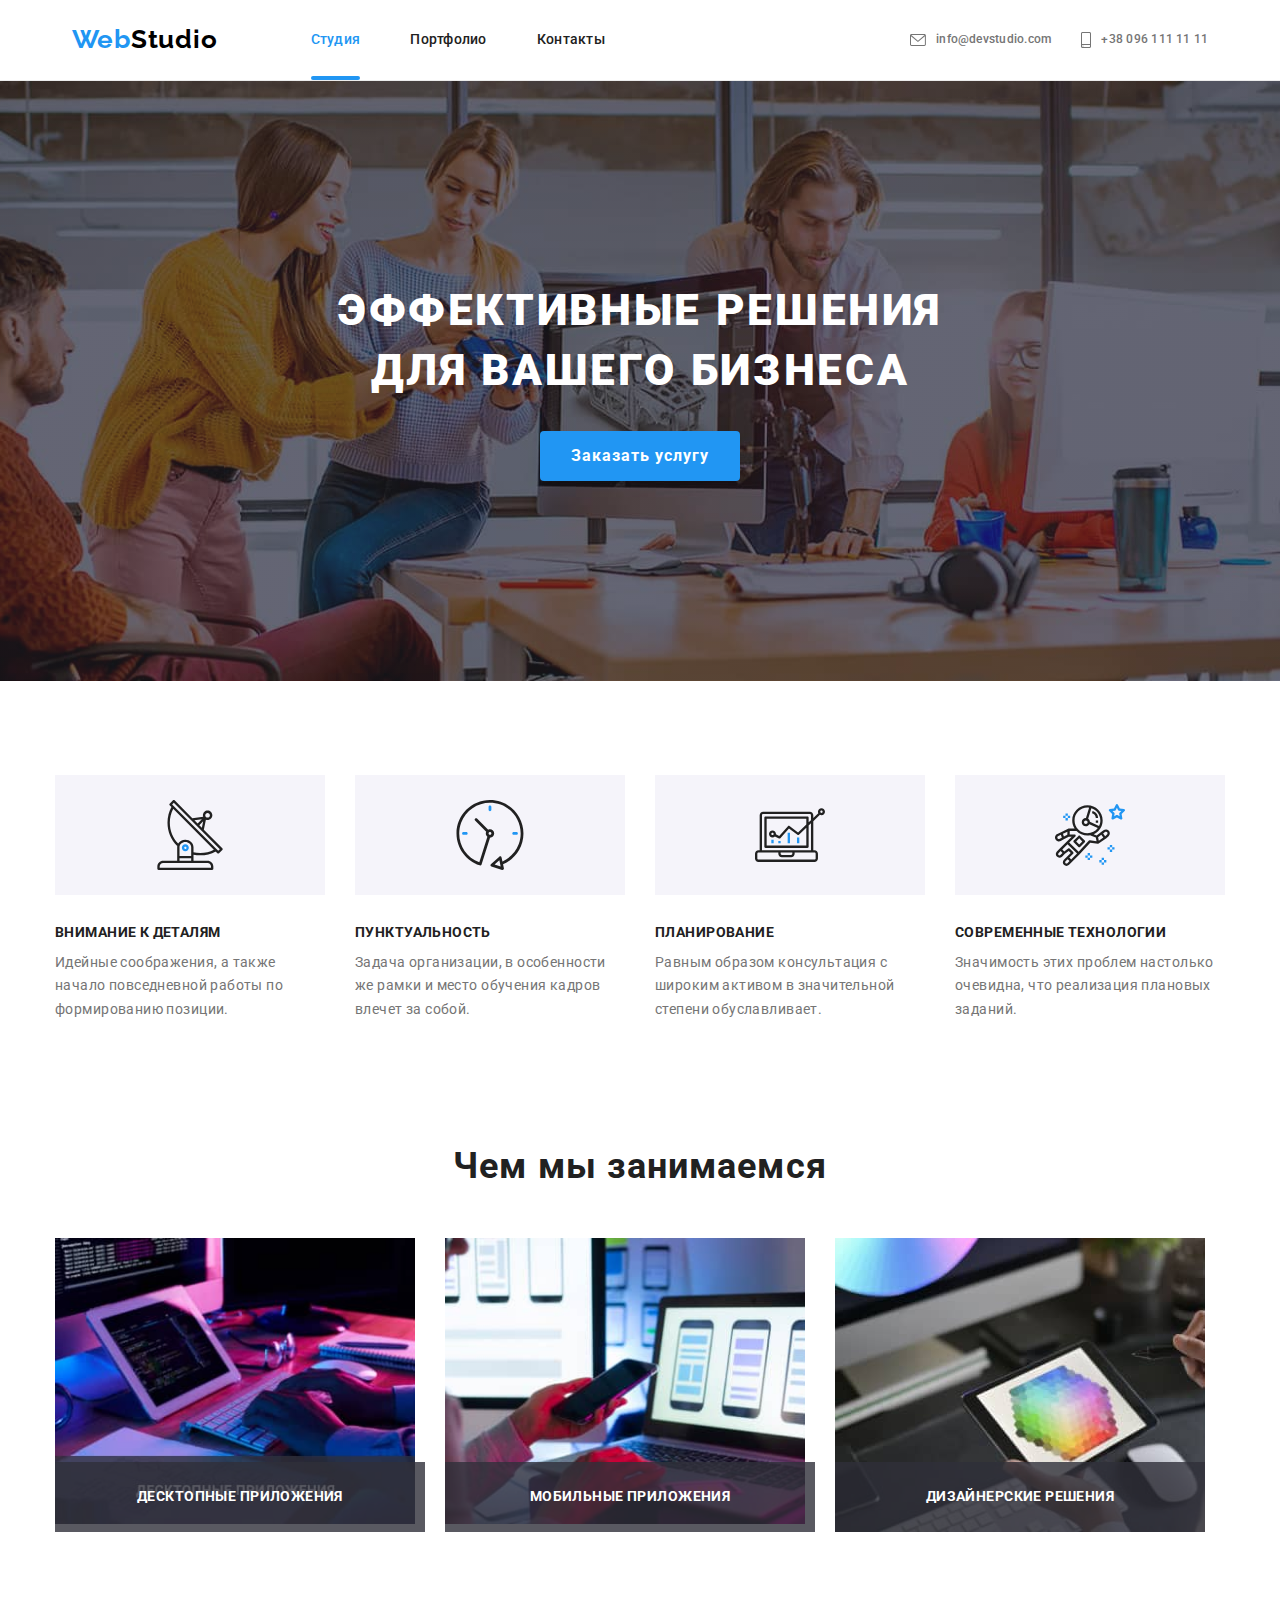
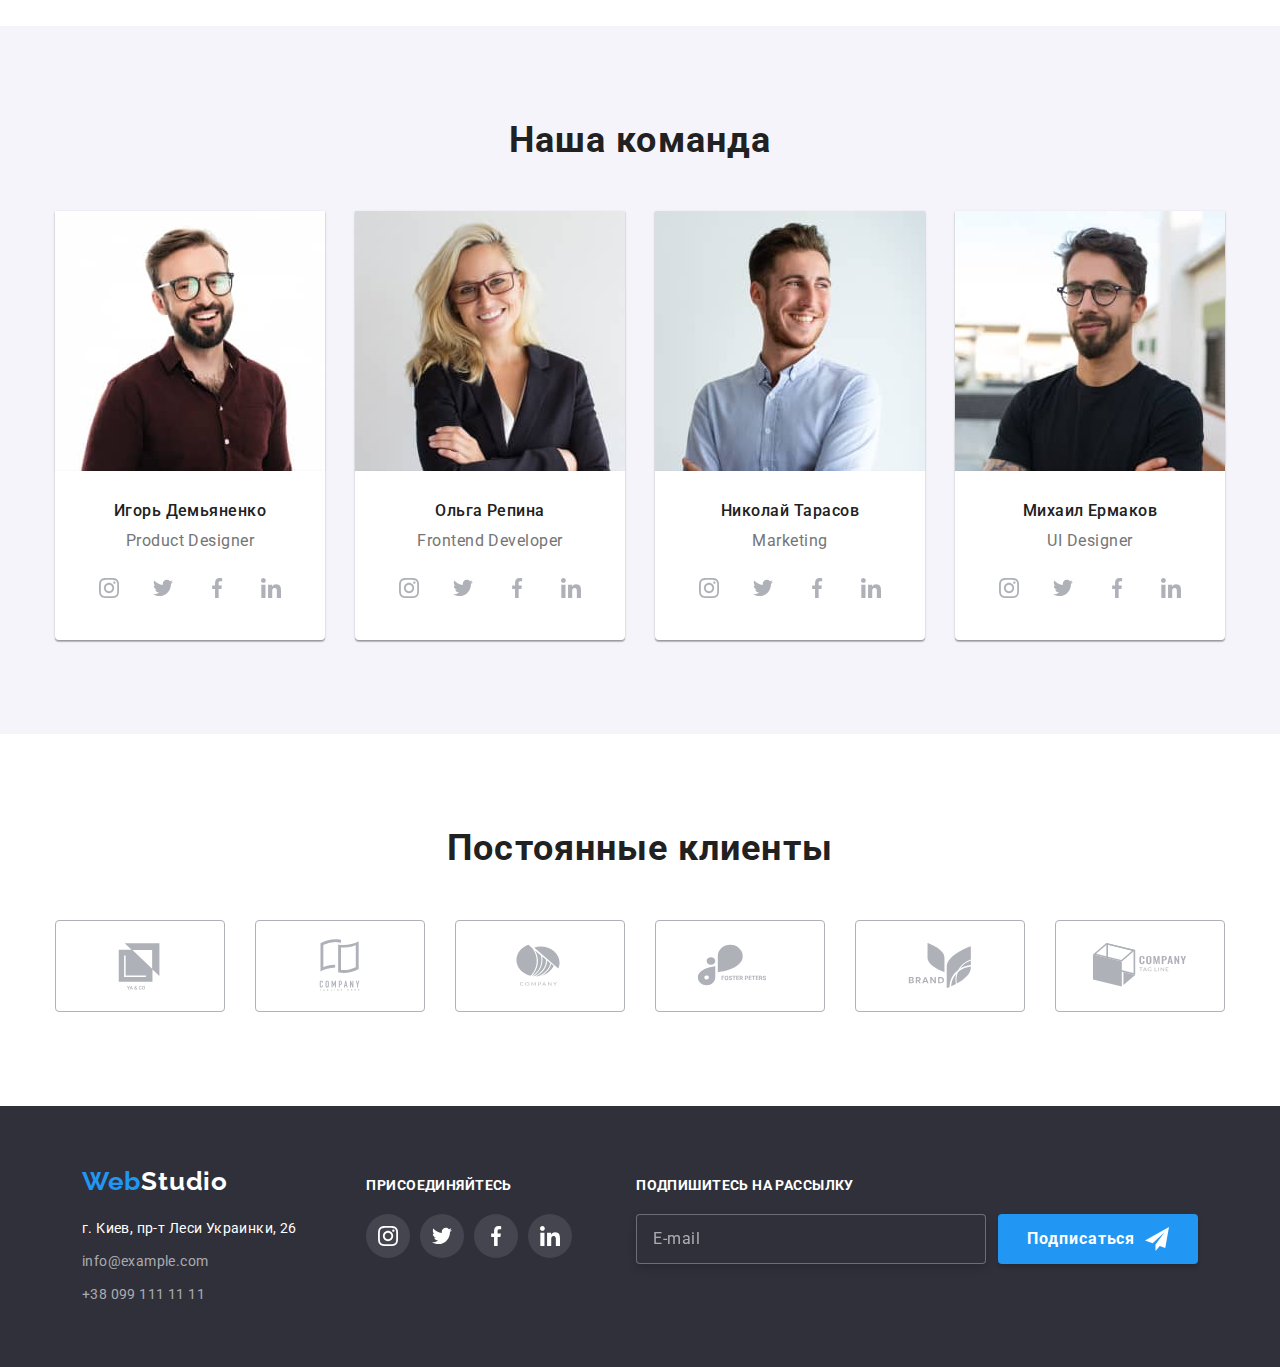
<file: index.html>
<!DOCTYPE html>
<html lang="ru">
<head>
    <meta charset="UTF-8">
    <meta http-equiv="X-UA-Compatible" content="IE=edge">
    <meta name="viewport" content="width=device-width, initial-scale=1.0">
    <meta name="description" content="Веб Студия Киев" />
    <meta name="viewport" content="width=device-width, initial-scale=1.0" />
    <title>Веб Студия Киев</title>
    <link rel="preconnect" href="https://fonts.googleapis.com">
    <link rel="preconnect" href="https://fonts.gstatic.com" crossorigin>
    <link href="https://fonts.googleapis.com/css2?family=Raleway:wght@700&family=Roboto:wght@400;500;700;900&display=swap"
        rel="stylesheet">
    <link rel="stylesheet" href="./modern-normalize.css">
    <link rel="stylesheet" href="./css/main.min.css">
</head>
<body>
<!-- Шапка сайта-->
<header class="header">
    <div class="container header__container">
        <div class="header__navigation">
            <a href="./index.html" class="logo header__main-logo"><span class="logo--accent">Web</span>Studio</a>

            <button type="button" class="header__button" aria-expanded="false" aria-controls="header__container-menu" data-menu-button>
                <svg class="header__logo" width="40px" height="40px" aria-label="Переключатель мобильного меню">
                    <use class="header__icon-menu" href="./images/symbol-defs.svg#icon-menu"></use>
                    <use class="header__icon-cross" href="./images/symbol-defs.svg#icon-close-menu"></use>
                </svg>
            </button>
        </div>

        <div class="header__container-menu" id="header__container-menu" data-menu>
            <nav class="header__nav"> 
                <ul class="site-nav list">
                    <li class="site-nav__item"><a href="" class="site-nav__link site-nav__link--current">Студия</a></li>
                    <li class="site-nav__item"><a href="./portfolio.html" class="site-nav__link">Портфолио</a></li>
                    <li class="site-nav__item"><a href="" class="site-nav__link">Контакты</a></li>
                </ul>
            </nav>

            
            <div class="header__contacts">
                <ul class="contacts-list list">
                    <li class="contacts-list__item">
                        <a href="tel:+380961111111" class="contacts contacts__tel">
                            <svg class="contacts__logo" width="10px" height="16px">
                                <use href="./images/symbol-defs.svg#icon-smartphone"></use>
                            </svg>
                            +38 096 111 11 11
                        </a>
                    </li>
                    <li class="contacts-list__item">
                        <a href="mailto:info@devstudio.com" class="contacts contacts__email">
                            
                                <svg class="contacts__logo" width="16px" height="12px">
                                    <use href="./images/symbol-defs.svg#icon-email"></use>
                                    
                                </svg>
                                info@devstudio.com
                        </a>
                    </li>
                    
                </ul>

                <ul class="header__social-networks list">
                    <li class="header__networks-item"><a class="header__networks-link" href="">Instagram</a></li>
                    <li class="header__networks-item"><a class="header__networks-link" href="">Twitter</a></li>
                    <li class="header__networks-item"><a class="header__networks-link" href="">Facebook</a></li>
                    <li class="header__networks-item"><a class="header__networks-link" href="">LinkedIn</a></li>
                </ul>
            </div>

        </div>
    </div>
</header>

<main>
    <!-- Герой -->
    <section class="hero-section">
        <div class="container">
            <h1 class="hero-section__title">Эффективные решения для вашего бизнеса</h1>
            <button type="button" class="hero-section__button" data-modal-open>Заказать услугу</button>
        </div>

<div class="backdrop backdrop--is-hidden" data-modal>
    <div class="modal-section">
        <button class="close-button" data-modal-close>
            <svg  class="close-button__logo" width="30px" height="30px">
                <use href="./images/symbol-defs.svg#icon-close"></use>
            </svg>
        </button>

        <form class="modal-form js-speaker-form">
            <b class="modal-form__title">Оставьте свои данные, мы вам перезвоним</b>

            <div role="group" class="modal-form__input-group">
                <label class="modal-form__label"> <span class="modal-form__text">Имя</span> 
                    <input class="modal-form__input" type="text" name="name">
                    <svg class="modal-form__logo" width="18px" height="18px">
                        <use href="./images/symbol-defs.svg#icon-person-form"></use>
                    </svg>
                </label>

                <label class="modal-form__label"><span class="modal-form__text">Телефон</span>
                    <input class="modal-form__input" type="tel" name="tel">
                    <svg class="modal-form__logo" width="18px" height="18px">
                        <use href="./images/symbol-defs.svg#icon-phone-form"></use>
                    </svg>
                </label>

                <label class="modal-form__label"><span class="modal-form__text">Почта</span>
                    <input class="modal-form__input" type="email" name="email">
                    <svg class="modal-form__logo" width="18px" height="18px">
                        <use href="./images/symbol-defs.svg#icon-email-form"></use>
                    </svg>
                </label>

                <label class="modal-form__textarea-label"><span class="modal-form__text">Комментарий</span>
                    <textarea class="modal-form__textarea" cols="30" rows="10" name="comments" placeholder="Введите текст"></textarea>
                </label>
            </div>

            <div role="group" class="checkbox-group">
                <label for="send-agree" class="checkbox-group__label">
                    <input name="send-agree" class="checkbox-group__input" type="checkbox" id="send-agree">
                    <svg class="checkbox-group__icon" width="16px" height="15px">
                        <use href="./images/symbol-defs.svg#icon-checkbox"></use>
                    </svg>
                    <span class="checkbox-group__text">Соглашаюсь с рассылкой и принимаю <a class="checkbox-group__link" href="">Условия договора</a></span>
                </label>
            </div>

            <button class="hero-section__button" type="submit">Отправить</button>

        </form>

    </div>
</div>

    </section>

    <!-- Наши преимущества -->
    <section class="benefits-section">
        <div class="container">
        <h2 class="visually-hidden">Наши преимущества</h2>
        <ul class="benefits-list list">
            <li class="benefits-list__item">
                <div class="benefits-list__logo">
                <svg class="benefits-list__logo-contacts" width="70px" height="70px">
                    <use href="./images/symbol-defs.svg#icon-antenna"></use>
                </svg>
                </div>
                <h3 class="benefits-list__title">Внимание к деталям</h3>
                <p class="benefits-list__description">Идейные соображения, а также начало повседневной работы по формированию позиции.</p>
            </li>
            <li class="benefits-list__item">
                <div class="benefits-list__logo">
                    <svg class="benefits-list__logo-contacts" width="70px" height="70px">
                        <use href="./images/symbol-defs.svg#icon-clock"></use>
                    </svg>
                </div>
                <h3 class="benefits-list__title">Пунктуальность</h3>
                <p class="benefits-list__description">Задача организации, в особенности же рамки и место обучения кадров влечет за собой.</p>
            </li>
            <li class="benefits-list__item">
                <div class="benefits-list__logo">
                    <svg class="benefits-list__logo-contacts" width="70px" height="70px">
                        <use href="./images/symbol-defs.svg#icon-diagram"></use>
                    </svg>
                </div>
                <h3 class="benefits-list__title">Планирование</h3>
                <p class="benefits-list__description">Равным образом консультация с широким активом в значительной степени обуславливает.</p>
            </li>
            <li class="benefits-list__item">
                <div class="benefits-list__logo">
                    <svg class="benefits-list__logo-contacts" width="70px" height="70px">
                        <use href="./images/symbol-defs.svg#icon-astronaut"></use>
                    </svg>
                </div>
                <h3 class="benefits-list__title">Современные технологии</h3>
                <p class="benefits-list__description">Значимость этих проблем настолько очевидна, что реализация плановых заданий.</p>
            </li>
        </ul>
        </div>
    </section>

    <!-- Чем мы занимаемся -->

    <section class="services-section">
        <div class="container">
        <h2 class="section__title">Чем мы занимаемся</h2>
        <ul class="services-list list">
            <li class="services-list__item">
                <img 
                srcset="./images/service1_1x.jpg, ./images/service1_2x.jpg 2x"
                src="./images//service1_1x.jpg" 
                alt="Человек работает на клавиатуре перед компьютером и планшетом" 
                width="370">
                <p class="services-list__description">Десктопные приложения</p>
            </li>
            <li class="services-list__item">
                <img 
                srcset="./images/service2_1x.jpg, ./images/service2_2x.jpg 2x"
                src="./images/service2_1x.jpg" 
                alt="Человек работает на ноутбуке с телефоном в руках" 
                width="370">
                <p class="services-list__description">Мобильные приложения</p>
            </li>
            <li class="services-list__item">
                <img 
                srcset="./images/service3_1x.jpg, ./images/service3_2x.jpg 2x"
                src="./images/service3_1x.jpg" 
                alt="Человек работает на планшете со стилусом в руках" 
                width="370">
                <p class="services-list__description">Дизайнерские решения</p>
            </li>
        </ul>
        </div>
    </section>

    <!-- Наша команда -->
    <section class="team-section">
        <div class="container">
        <h2 class="section__title">Наша команда</h2>
        <ul class="team-list list">
            <li class="team-list__item">
                    <picture>
                        <source srcset="./images/img_a_1_1x.jpg 450w, ./images/img_a_1_2x.jpg 900w" media="(max-width: 767px)"
                            sizes="(max-width: 767px) 450px, 100vw">
                    
                        <source srcset="./images/img_a_3_1x.jpg 370w, ./images/img_a_3_2x.jpg 740w" media="(min-width: 1200px)"
                            sizes="(min-width: 1200px) 370px, 33vw">
                    
                        <source srcset="./images/img_a_2_1x.jpg 354w, ./images/img_a_2_2x.jpg 708w" media="(min-width: 768px)"
                            sizes="(min-width: 768px) 354px, 50vw">
                    <img  
                    
                    src="./images/pd1x.jpg" 
                    alt="Фото Игоря Демьяненко" 
                    width="450" 
                    class="team-list__pic">
                    </picture>
                 
                    <div class="team-list__info">
                        <h3 class="team-list__title">Игорь Демьяненко</h3>
                        <p class=team-list__description>Product Designer</p>
                            <ul class="social-networks list">
                                <li class="social-networks__item">
                                    <a class="social-networks__link" href="">
                                        <svg class="social-networks__logo" width="20px" height="20px">
                                            <use href="./images/symbol-defs.svg#icon-instagram"></use>
                                        </svg>
                                    </a>
                                </li>
                                <li class="social-networks__item">
                                    <a class="social-networks__link" href="">
                                        <svg class="social-networks__logo" width="20px" height="20px">
                                            <use href="./images/symbol-defs.svg#icon-twitter"></use>
                                        </svg>
                                    </a>
                                </li>
                                <li class="social-networks__item">
                                    <a class="social-networks__link" href="">
                                    <svg class="social-networks__logo" width="20px" height="20px">
                                        <use href="./images/symbol-defs.svg#icon-facebook"></use>
                                    </svg>
                                    </a>
                                </li>
                                <li class="social-networks__item">
                                    <a class="social-networks__link" href="">
                                    <svg class="social-networks__logo" width="20px" height="20px">
                                        <use href="./images/symbol-defs.svg#icon-linkedin"></use>
                                    </svg>
                                    </a>
                                </li>
                            </ul>
                    </div>
            </li>
            <li class="team-list__item">

                <picture>
                    <source srcset="./images/img_b_1_1x.jpg 450w, ./images/img_b_1_2x.jpg 900w" media="(max-width: 767px)"
                        sizes="(max-width: 767px) 450px, 100vw">
                
                    <source srcset="./images/img_b_3_1x.jpg 370w, ./images/img_b_3_2x.jpg 740w" media="(min-width: 1200px)"
                        sizes="(min-width: 1200px) 370px, 33vw">
                
                    <source srcset="./images/img_b_2_1x.jpg 354w, ./images/img_b_2_2x.jpg 708w" media="(min-width: 768px)"
                        sizes="(min-width: 768px) 354px, 50vw">
                    <img 
                    
                    src="./images/imgfd1x.jpg" 
                    alt="Фото Ольги Репиной" 
                    width="450" 
                    class="team-list__pic">
                    </picture>
                    <div class="team-list__info">
                        <h3 class="team-list__title">Ольга Репина</h3>
                        <p class=team-list__description>Frontend Developer</p>
                            <ul class="social-networks list">
                                <li class="social-networks__item">
                                    <a class="social-networks__link" href="">
                                        <svg class="social-networks__logo" width="20px" height="20px">
                                            <use href="./images/symbol-defs.svg#icon-instagram"></use>
                                        </svg>
                                    </a>
                                </li>
                                <li class="social-networks__item">
                                    <a class="social-networks__link" href="">
                                        <svg class="social-networks__logo" width="20px" height="20px">
                                            <use href="./images/symbol-defs.svg#icon-twitter"></use>
                                        </svg>
                                    </a>
                                </li>
                                <li class="social-networks__item">
                                    <a class="social-networks__link" href="">
                                    <svg class="social-networks__logo" width="20px" height="20px">
                                        <use href="./images/symbol-defs.svg#icon-facebook"></use>
                                    </svg>
                                    </a>
                                </li>
                                <li class="social-networks__item">
                                    <a class="social-networks__link" href="">
                                    <svg class="social-networks__logo" width="20px" height="20px">
                                        <use href="./images/symbol-defs.svg#icon-linkedin"></use>
                                    </svg>
                                    </a>
                                </li>
                            </ul>
                    </div>
            </li>
            <li class="team-list__item">
                <picture>
                <source srcset="./images/img_c_1_1x.jpg 450w, ./images/img_c_1_2x.jpg 900w" media="(max-width: 767px)"
                    sizes="(max-width: 767px) 450px, 100vw">
                
                <source srcset="./images/img_c_3_1x.jpg 370w, ./images/img_c_3_2x.jpg 740w" media="(min-width: 1200px)"
                    sizes="(min-width: 1200px) 370px, 33vw">
                
                <source srcset="./images/img_c_2_1x.jpg 354w, ./images/img_c_2_2x.jpg 708w" media="(min-width: 768px)"
                    sizes="(min-width: 768px) 354px, 50vw">
                    <img 
                    
                    src="./images/imgm1x.jpg" 
                    alt="Фото Николая Тарасова" 
                    width="450" 
                    class="team-list__pic">
                </picture>
                    <div class="team-list__info">
                        <h3 class="team-list__title">Николай Тарасов</h3>
                        <p class=team-list__description>Marketing</p>
                            <ul class="social-networks list">
                                <li class="social-networks__item">
                                    <a class="social-networks__link" href="">
                                        <svg class="social-networks__logo" width="20px" height="20px">
                                            <use href="./images/symbol-defs.svg#icon-instagram"></use>
                                        </svg>
                                    </a>
                                </li>
                                <li class="social-networks__item">
                                    <a class="social-networks__link" href="">
                                        <svg class="social-networks__logo" width="20px" height="20px">
                                            <use href="./images/symbol-defs.svg#icon-twitter"></use>
                                        </svg>
                                    </a>
                                </li>
                                <li class="social-networks__item">
                                    <a class="social-networks__link" href="">
                                    <svg class="social-networks__logo" width="20px" height="20px">
                                        <use href="./images/symbol-defs.svg#icon-facebook"></use>
                                    </svg>
                                    </a>
                                </li>
                                <li class="social-networks__item">
                                    <a class="social-networks__link" href="">
                                    <svg class="social-networks__logo" width="20px" height="20px">
                                        <use href="./images/symbol-defs.svg#icon-linkedin"></use>
                                    </svg>
                                    </a>
                                </li>
                            </ul>
                    </div>
            </li>
            <li class="team-list__item">
                <picture>
                    <source srcset="./images/img_d_1_1x.jpg 450w, ./images/img_d_1_2x.jpg 900w" media="(max-width: 767px)"
                        sizes="(max-width: 767px) 450px, 100vw">
                
                    <source srcset="./images/img_d_3_1x.jpg 370w, ./images/img_d_3_2x.jpg 740w" media="(min-width: 1200px)"
                        sizes="(min-width: 1200px) 370px, 33vw">
                
                    <source srcset="./images/img_d_2_1x.jpg 354w, ./images/img_d_2_2x.jpg 708w" media="(min-width: 768px)"
                        sizes="(min-width: 768px) 354px, 50vw">
                    <img 
                    
                    src="./images/imgui1x.jpg" 
                    alt="Фото Михаила Ермакова" 
                    width="450" 
                    class="team-list__pic">
                    </picture>
                    <div class="team-list__info">
                        <h3 class="team-list__title">Михаил Ермаков</h3>
                        <p class=team-list__description>UI Designer</p>
                            <ul class="social-networks list">
                                <li class="social-networks__item">
                                    <a class="social-networks__link" href="">
                                        <svg class="social-networks__logo" width="20px" height="20px">
                                            <use href="./images/symbol-defs.svg#icon-instagram"></use>
                                        </svg>
                                    </a>
                                </li>
                                <li class="social-networks__item">
                                    <a class="social-networks__link" href="">
                                        <svg class="social-networks__logo" width="20px" height="20px">
                                            <use href="./images/symbol-defs.svg#icon-twitter"></use>
                                        </svg>
                                    </a>
                                </li>
                                <li class="social-networks__item">
                                    <a class="social-networks__link" href="">
                                    <svg class="social-networks__logo" width="20px" height="20px">
                                        <use href="./images/symbol-defs.svg#icon-facebook"></use>
                                    </svg>
                                    </a>
                                </li>
                                <li class="social-networks__item">
                                    <a class="social-networks__link" href="">
                                    <svg class="social-networks__logo" width="20px" height="20px">
                                        <use href="./images/symbol-defs.svg#icon-linkedin"></use>
                                    </svg>
                                    </a>
                                </li>
                            </ul>
                    </div>
            </li>
        </ul>
        </div>
    </section>

    <!-- Постоянные клиенты -->
    <section class="clients-section">
        <div class="container">
            <h2 class="section__title">Постоянные клиенты</h2>
            <ul class="clients-list list">
                    <li class="clients-list__item">
                        <a class="clients-list__link" href="">
                            <svg class="clients-list__logo" width="106px" height="60px">
                                <use href="./images/symbol-defs.svg#icon-logo1"></use>
                            </svg>
                        </a>
                    </li>
                    <li class="clients-list__item">
                        <a class="clients-list__link" href="">
                            <svg class="clients-list__logo" width="106px" height="60px">
                                <use href="./images/symbol-defs.svg#icon-logo2"></use>
                            </svg>
                        </a>
                    </li>
                <li class="clients-list__item">
                    <a class="clients-list__link" href="">
                        <svg class="clients-list__logo" width="106px" height="60px">
                            <use href="./images/symbol-defs.svg#icon-logo3"></use>
                        </svg>
                    </a>
                </li>
                <li class="clients-list__item">
                    <a class="clients-list__link" href="">
                        <svg class="clients-list__logo" width="106px" height="60px">
                            <use href="./images/symbol-defs.svg#icon-logo4"></use>
                        </svg>
                    </a>
                </li>
                <li class="clients-list__item">
                    <a class="clients-list__link" href="">
                        <svg class="clients-list__logo" width="106px" height="60px">
                            <use href="./images/symbol-defs.svg#icon-logo5"></use>
                        </svg>
                    </a>
                </li>
                <li class="clients-list__item">
                    <a class="clients-list__link" href="">
                        <svg class="clients-list__logo" width="106px" height="60px">
                            <use href="./images/symbol-defs.svg#icon-logo6"></use>
                        </svg>
                    </a>
                </li>
         </ul>
        </div>
    </section>

</main>
<!-- Футер -->
<footer class="footer">
    <div class="container footer__container">
            <div class="address">
                <a href="./index.html" class="logo logo--secondary"><span class="logo--accent">Web</span><span class="logo--white">Studio</span></a>
                <address class="address__list">
                        <span class="address__text">г. Киев, пр-т Леси Украинки, 26</span>
                        <a href="mailto:info@example.com" class="address__item">info@example.com</a> 
                        <a href="tel:+380991111111" class="address__item">+38 099 111 11 11</a>
                
                    </address>
            </div>  
            <div class="footer-community">
                    <p class="footer-community__invite">присоединяйтесь</p>
                    <ul class="footer-community__list list">
                        <li class="footer-community__item">
                            <a class="footer-community__link" href="">
                                <svg class="footer-community__logo" width="20px" height="20px">
                                    <use href="./images/symbol-defs.svg#icon-instagram2"></use>
                                </svg>
                            </a>
                        </li>
                        <li class="footer-community__item">
                            <a class="footer-community__link" href="">
                                <svg class="footer-community__logo" width="20px" height="20px">
                                    <use href="./images/symbol-defs.svg#icon-twitter2"></use>
                                </svg>
                            </a>
                        </li>
                        <li class="footer-community__item">
                            <a class="footer-community__link" href="">
                                <svg class="footer-community__logo" width="20px" height="20px">
                                    <use href="./images/symbol-defs.svg#icon-facebook2"></use>
                                </svg>
                            </a>
                        </li>
                        <li class="footer-community__item">
                            <a class="footer-community__link" href="">
                                <svg class="footer-community__logo" width="20px" height="20px">
                                    <use href="./images/symbol-defs.svg#icon-linkedin2"></use>
                                </svg>
                            </a>
                        </li>
                    </ul>
            </div>


        <form class="subscribe-section js-speaker-form">
            <p class="subscribe-section__title">Подпишитесь на рассылку</p>
            <div class="subscribe-section__container">
                <label class="subscribe-section__label">
                <input class="subscribe-section__input" type="email" name="email" placeholder="E-mail">  
                </label>
                <button type="submit" class="subscribe-section__button" data-modal-open>
                    Подписаться
                    <svg class="subscribe-section__logo" width="24px" height="24px">
                        <use href="./images/symbol-defs.svg#icon-send"></use>
                    </svg>
                </button>
            </div>
        </form>

    </div>
</footer>



<script src="./js/modal.js"></script>
<script src="./js/menu.js"></script>

<script>
    (() => {
        document
            .querySelector('.js-speaker-form')
            .addEventListener('submit', e => {
                e.preventDefault();

                new FormData(e.currentTarget).forEach((value, name) =>
                    console.log(`${name}: ${value}`),
                );

                e.currentTarget.reset();
            });
    })();
</script>

</body>
</html>
</file>
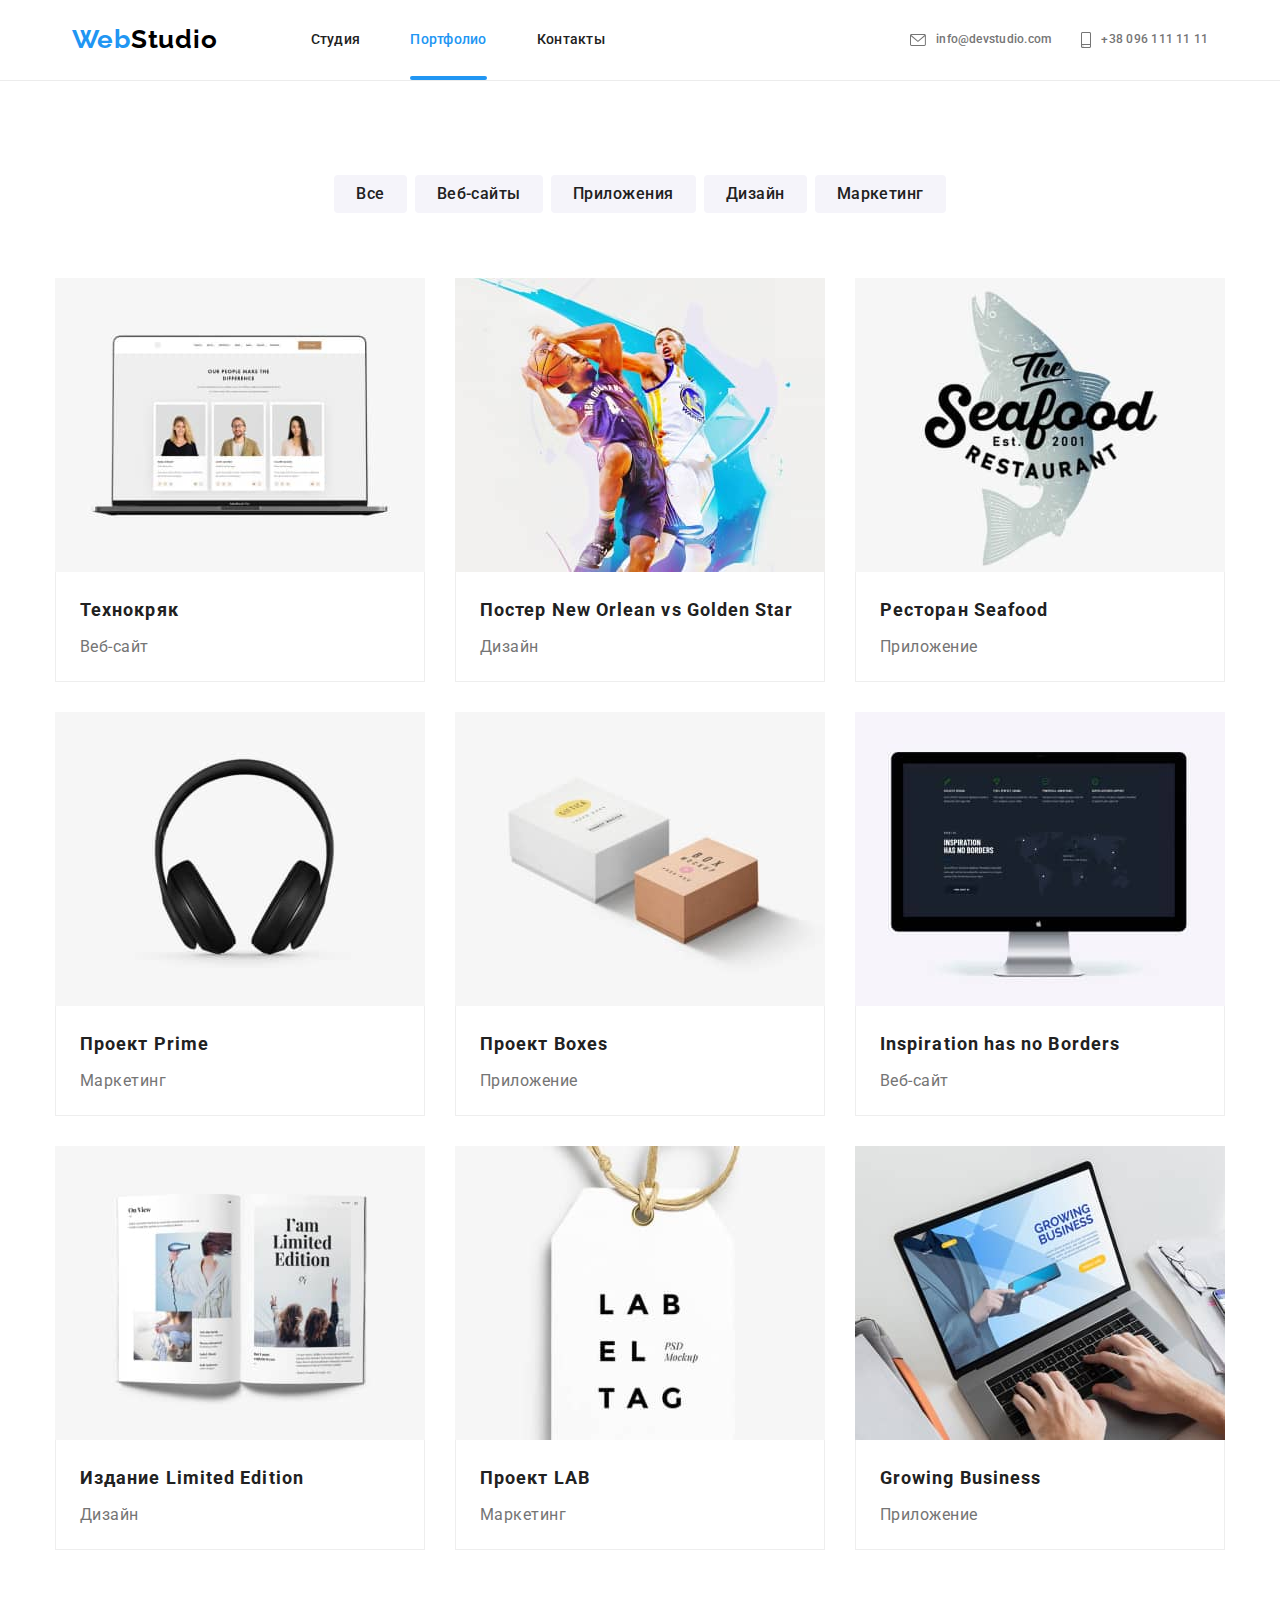
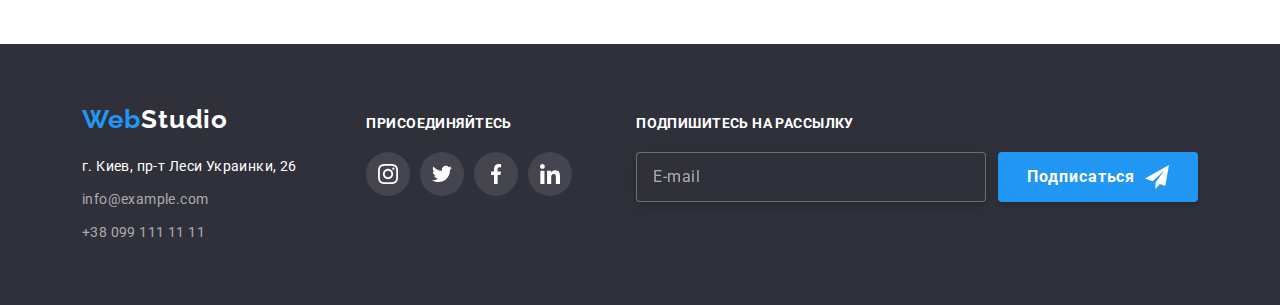
<file: portfolio.html>
<!DOCTYPE html>
<html lang="ru">

<head>
    <meta charset="UTF-8">
    <meta http-equiv="X-UA-Compatible" content="IE=edge">
    <meta name="viewport" content="width=device-width, initial-scale=1.0">
    <meta name="description" content="Веб Студия Киев" />
    <meta name="viewport" content="width=device-width, initial-scale=1.0" />
    <title>Веб Студия Киев</title>
    <link rel="preconnect" href="https://fonts.googleapis.com">
    <link rel="preconnect" href="https://fonts.gstatic.com" crossorigin>
    <link href="https://fonts.googleapis.com/css2?family=Raleway:wght@700&family=Roboto:wght@400;500;700;900&display=swap"
            rel="stylesheet">
    <link rel="stylesheet" href="./modern-normalize.css">
    <link rel="stylesheet" href="./css/main.min.css">
</head>

<body>
    <!-- Шапка сайта-->
<header class="header">
    <div class="container header__container">
        <div class="header__navigation">
            <a href="./index.html" class="logo header__main-logo"><span class="logo--accent">Web</span>Studio</a>

            <button type="button" class="header__button" aria-expanded="false" aria-controls="header__container-menu"
                data-menu-button>
                <svg class="header__logo" width="40px" height="40px" aria-label="Переключатель мобильного меню">
                    <use class="header__icon-menu" href="./images/symbol-defs.svg#icon-menu"></use>
                    <use class="header__icon-cross" href="./images/symbol-defs.svg#icon-close-menu"></use>
                </svg>
            </button>
        </div>

        <div class="header__container-menu" id="header__container-menu" data-menu>
            <nav class="header__nav">
                <ul class="site-nav list">
                    <li class="site-nav__item"><a href="./index.html" class="site-nav__link ">Студия</a></li>
                    <li class="site-nav__item"><a href="./portfolio.html" class="site-nav__link site-nav__link--current">Портфолио</a></li>
                    <li class="site-nav__item"><a href="" class="site-nav__link">Контакты</a></li>
                </ul>
            </nav>


            <div class="header__contacts">
                <ul class="contacts-list list">
                    <li class="contacts-list__item">
                        <a href="tel:+380961111111" class="contacts contacts__tel">
                            <svg class="contacts__logo" width="10px" height="16px">
                                <use href="./images/symbol-defs.svg#icon-smartphone"></use>
                            </svg>
                            +38 096 111 11 11
                        </a>
                    </li>
                    <li class="contacts-list__item">
                        <a href="mailto:info@devstudio.com" class="contacts contacts__email">

                            <svg class="contacts__logo" width="16px" height="12px">
                                <use href="./images/symbol-defs.svg#icon-email"></use>

                            </svg>
                            info@devstudio.com
                        </a>
                    </li>

                </ul>

                <ul class="header__social-networks list">
                    <li class="header__networks-item"><a class="header__networks-link" href="">Instagram</a></li>
                    <li class="header__networks-item"><a class="header__networks-link" href="">Twitter</a></li>
                    <li class="header__networks-item"><a class="header__networks-link" href="">Facebook</a></li>
                    <li class="header__networks-item"><a class="header__networks-link" href="">LinkedIn</a></li>
                </ul>
            </div>

        </div>
    </div>
</header>


<!-- Портфолио наших раобот -->
    <main>
    <section class="portfolio-section">
        <div class="container portfolio-section__container">
        <h1 class="visually-hidden">Портфолио наших работ</h1>
        <ul class="portfolio-list list">
            <li class="portfolio-list__item"><button type="button" class="portfolio-list__button">Все</button></li>
            <li class="portfolio-list__item"><button type="button" class="portfolio-list__button">Веб-сайты</button></li>
            <li class="portfolio-list__item"><button type="button" class="portfolio-list__button">Приложения</button></li>
            <li class="portfolio-list__item"><button type="button" class="portfolio-list__button">Дизайн</button></li>
            <li class="portfolio-list__item"><button type="button" class="portfolio-list__button">Маркетинг</button></li>
        </ul>

        <ul class="gallery-list list">
            <li class="gallery-list__item">
                <a href="" class="gallery-list__link">
                        <div class="gallery-list__overlay">  

                        <picture>
                            <source srcset="./images/1_1_1x.jpg 450w, ./images/1_1_2x.jpg 900w" media="(max-width: 767px)"
                                sizes="(max-width: 767px) 450px, 100vw">

                            <source srcset="./images/1_3_1x.jpg 370w, ./images/1_3_2x.jpg 740w" media="(min-width: 1200px)"
                                sizes="(min-width: 1200px) 370px, 33vw">

                            <source srcset="./images/1_2_1x.jpg 354w, ./images/1_2_2x.jpg 708w"
                                media="(min-width: 768px)" sizes="(min-width: 768px) 354px, 50vw">

                            
                        

                            <img 
                             
                            src="./images/img1_1x.jpg" 
                            alt="Демонстрация веб-сайт на ноутбуке" 
                            width="450" height="294">
                            </picture>
                            <p class="gallery-list__overlay-text">Технокряк это современная площадка распространения коронавируса. Компании используют эту
                                платформу для цифрового
                                шпионажа и атак на защищённые сервера конкурентов.</p> 
                        </div>
                        <div class="gallery-list__card">
                            <h2 class="gallery-list__title">Технокряк</h2>
                            <p class="gallery-list__description">Веб-сайт</p>
                        </div>
                        
                </a>
                    
            </li>
            <li class="gallery-list__item">
                <a href="" class="gallery-list__link">
                        <div class="gallery-list__overlay">
                            
                            <picture>
                            <source srcset="./images/img2_1_1x.jpg 450w, ./images/img2_1_2x.jpg 900w" media="(max-width: 767px)"
                                sizes="(max-width: 767px) 450px, 100vw">
                            
                            <source srcset="./images/img2_3_1x.jpg 370w, ./images/img2_3_2x.jpg 740w" media="(min-width: 1200px)"
                                    sizes="(min-width: 1200px) 370px, 33vw">

                            <source srcset="./images/img2_2_1x.jpg 354w, ./images/img2_2_2x.jpg 708w" media="(min-width: 768px)"
                                sizes="(min-width: 768px) 354px, 50vw">
                            
                            <img
                            src="./images/img2_1x.jpg" 
                            alt="Два игрока из баскетбольных команд НБА Новый Орлеан и Голден Стейт борятся за мяч" 
                            width="450" height="294">
                            </picture>
                            <p class="gallery-list__overlay-text">Технокряк это современная площадка распространения коронавируса. Компании используют эту
                                платформу для цифрового
                                шпионажа и атак на защищённые сервера конкурентов.</p>
                        </div>
                        <div class="gallery-list__card">
                            <h2 class="gallery-list__title">Постер New Orlean vs Golden Star</h2>
                            <p class="gallery-list__description">Дизайн</p>
                        </div>
                </a>
            </li>
            <li class="gallery-list__item">
                <a href="" class="gallery-list__link">
                        <div class="gallery-list__overlay">
                            <picture>
                                <source srcset="./images/img3_1_1x.jpg 450w, ./images/img3_1_2x.jpg 900w" media="(max-width: 767px)"
                                    sizes="(max-width: 767px) 450px, 100vw">

                                <source srcset="./images/img3_3_1x.jpg 370w, ./images/img3_3_2x.jpg 740w" media="(min-width: 1200px)"
                                sizes="(min-width: 1200px) 370px, 33vw">

                                <source srcset="./images/img3_2_1x.jpg 354w, ./images/img3_2_2x.jpg 708w" media="(min-width: 768px)"
                                    sizes="(min-width: 768px) 354px, 50vw">
                            
                            <img
                           
                            src="./images/img3_1x.jpg" 
                            alt="Логотип ресторана" 
                            width="450" height="294">
                            </picture>
                            <p class="gallery-list__overlay-text">Технокряк это современная площадка распространения коронавируса. Компании используют эту
                                платформу для цифрового
                                шпионажа и атак на защищённые сервера конкурентов.</p>
                        </div>
                        <div class="gallery-list__card">
                            <h2 class="gallery-list__title">Ресторан Seafood</h2>
                            <p class="gallery-list__description">Приложение</p>
                        </div>
                </a>
            </li>
            <li class="gallery-list__item">
                <a href="" class="gallery-list__link">
                        <div class="gallery-list__overlay">
                            <picture>
                                <source srcset="./images/img4_1_1x.jpg 450w, ./images/img4_1_2x.jpg 900w" media="(max-width: 767px)"
                                    sizes="(max-width: 767px) 450px, 100vw">
                            
                                <source srcset="./images/img4_3_1x.jpg 370w, ./images/img4_3_2x.jpg 740w" media="(min-width: 1200px)"
                                    sizes="(min-width: 1200px) 370px, 33vw">
                                
                                <source srcset="./images/img4_2_1x.jpg 354w, ./images/img4_2_2x.jpg 708w" media="(min-width: 768px)"
                                    sizes="(min-width: 768px) 354px, 50vw">
                            
                                
                            <img
                            
                            src="./images/img4_1x.jpg" 
                            alt="Наушники чёрного цвета" 
                            width="450" height="294">
                            </picture>
                            <p class="gallery-list__overlay-text">Технокряк это современная площадка распространения коронавируса. Компании используют эту
                                платформу для цифрового
                                шпионажа и атак на защищённые сервера конкурентов.</p>
                        </div>
                        <div class="gallery-list__card">
                            <h2 class="gallery-list__title">Проект Prime</h2>
                            <p class="gallery-list__description">Маркетинг</p>
                        </div>
                </a>
            </li>
            <li class="gallery-list__item">
                <a href="" class="gallery-list__link">
                        <div class="gallery-list__overlay">
                            <picture>
                                <source srcset="./images/img5_1_1x.jpg 450w, ./images/img5_1_2x.jpg 900w" media="(max-width: 767px)"
                                    sizes="(max-width: 767px) 450px, 100vw">
                                
                                <source srcset="./images/img5_3_1x.jpg 370w, ./images/img5_3_2x.jpg 740w" media="(min-width: 1200px)"
                                    sizes="(min-width: 1200px) 370px, 33vw">
                            
                                <source srcset="./images/img5_2_1x.jpg 354w, ./images/img5_2_2x.jpg 708w" media="(min-width: 768px)"
                                    sizes="(min-width: 768px) 354px, 50vw">
                            
                                
                            <img 
                            src="./images/img5_1x.jpg" 
                            alt="Две коробки, одна коричневого, другая белого цвета" 
                            width="450" height="294">
                            </picture>
                            <p class="gallery-list__overlay-text">Технокряк это современная площадка распространения коронавируса. Компании используют эту
                                платформу для цифрового
                                шпионажа и атак на защищённые сервера конкурентов.</p>
                        </div>
                        <div class="gallery-list__card">
                            <h2 class="gallery-list__title">Проект Boxes</h2>
                            <p class="gallery-list__description">Приложение</p>
                        </div>
                </a>
            </li>
            <li class="gallery-list__item">
                <a href="" class="gallery-list__link">
                        <div class="gallery-list__overlay">
                            <picture>
                                <source srcset="./images/img6_1_1x.jpg 450w, ./images/img6_1_2x.jpg 900w" media="(max-width: 767px)"
                                    sizes="(max-width: 767px) 450px, 100vw">

                                <source srcset="./images/img6_3_1x.jpg 370w, ./images/img6_3_2x.jpg 740w" media="(min-width: 1200px)"
                                    sizes="(min-width: 1200px) 370px, 33vw">
                            
                                <source srcset="./images/img6_2_1x.jpg 354w, ./images/img6_2_2x.jpg 708w" media="(min-width: 768px)"
                                    sizes="(min-width: 768px) 354px, 50vw">
                            
                                
                            <img
                            
                            src="./images/img6_1x.jpg" 
                            alt="Демонстрация веб-сайт на мониторе компьютера" 
                            width="450" height="294">
                            </picture>
                            <p class="gallery-list__overlay-text">Технокряк это современная площадка распространения коронавируса. Компании используют эту
                                платформу для цифрового
                                шпионажа и атак на защищённые сервера конкурентов.</p>
                        </div>
                        <div class="gallery-list__card">
                            <h2 class="gallery-list__title">Inspiration has no Borders</h2>
                            <p class="gallery-list__description">Веб-сайт</p>
                        </div>
                </a>
            </li>
            <li class="gallery-list__item">
                <a href="" class="gallery-list__link">
                        <div class="gallery-list__overlay">
                            <picture>
                                <source srcset="./images/img7_1_1x.jpg 450w, ./images/img7_1_2x.jpg 900w" media="(max-width: 767px)"
                                    sizes="(max-width: 767px) 450px, 100vw">

                                <source srcset="./images/img7_3_1x.jpg 370w, ./images/img7_3_2x.jpg 740w" media="(min-width: 1200px)"
                                    sizes="(min-width: 1200px) 370px, 33vw">
                            
                                <source srcset="./images/img7_2_1x.jpg 354w, ./images/img7_2_2x.jpg 708w" media="(min-width: 768px)"
                                    sizes="(min-width: 768px) 354px, 50vw">
                            
                                
                            <img
                            src="./images/img7_1x.jpg" 
                            alt="Раскрытый журнал" 
                            width="450" height="294">
                            </picture>
                            <p class="gallery-list__overlay-text">Технокряк это современная площадка распространения коронавируса. Компании используют эту
                                платформу для цифрового
                                шпионажа и атак на защищённые сервера конкурентов.</p>
                        </div>
                        <div class="gallery-list__card">
                            <h2 class="gallery-list__title">Издание Limited Edition</h2>
                            <p class="gallery-list__description">Дизайн</p>
                        </div>
                </a>
            </li>
            <li class="gallery-list__item">
                <a href="" class="gallery-list__link">
                        <div class="gallery-list__overlay">
                            <picture>
                                <source srcset="./images/img8_1_1x.jpg 450w, ./images/img8_1_2x.jpg 900w" media="(max-width: 767px)"
                                    sizes="(max-width: 767px) 450px, 100vw">

                                <source srcset="./images/img8_3_1x.jpg 370w, ./images/img8_3_2x.jpg 740w" media="(min-width: 1200px)"
                                    sizes="(min-width: 1200px) 370px, 33vw">
                            
                                <source srcset="./images/img8_2_1x.jpg 354w, ./images/img8_2_2x.jpg 708w" media="(min-width: 768px)"
                                    sizes="(min-width: 768px) 354px, 50vw">
                            
                                
                            <img 
                            src="./images/img8_1x.jpg" 
                            alt="Бирка" height="294">
                            </picture>
                            <p class="gallery-list__overlay-text">Технокряк это современная площадка распространения коронавируса. Компании используют эту
                                платформу для цифрового
                                шпионажа и атак на защищённые сервера конкурентов.</p>
                        </div>
                        <div class="gallery-list__card">
                            <h2 class="gallery-list__title">Проект LAB</h2>
                            <p class="gallery-list__description">Маркетинг</p>
                        </div>
                </a>
            </li>
            <li class="gallery-list__item">
                <a href="" class="gallery-list__link">
                        <div class="gallery-list__overlay">
                            <picture>
                                <source srcset="./images/img9_1_1x.jpg 450w, ./images/img9_1_2x.jpg 900w" media="(max-width: 767px)"
                                    sizes="(max-width: 767px) 450px, 100vw">

                                <source srcset="./images/img9_3_1x.jpg 370w, ./images/img9_3_2x.jpg 740w" media="(min-width: 1200px)"
                                    sizes="(min-width: 1200px) 370px, 33vw">
                            
                                <source srcset="./images/img9_2_1x.jpg 354w, ./images/img9_2_2x.jpg 708w" media="(min-width: 768px)"
                                    sizes="(min-width: 768px) 354px, 50vw">
                            
                                
                            <img 
                            src="./images/img9_1x.jpg" 
                            alt="Человек работает за ноутбуком" 
                            width="450" height="294">
                            </picture>
                            <p class="gallery-list__overlay-text">Технокряк это современная площадка распространения коронавируса. Компании используют эту
                                платформу для цифрового
                                шпионажа и атак на защищённые сервера конкурентов.</p>
                        </div>
                        <div class="gallery-list__card">
                            <h2 class="gallery-list__title">Growing Business</h2>
                            <p class="gallery-list__description">Приложение</p>
                        </div>
                </a>
            </li>
        </ul>
        </div>
    </section>

    </main>
    <!-- Футер -->
<footer class="footer">
    <div class="container footer__container">
        <div class="address">
            <a href="./index.html" class="logo logo--secondary"><span class="logo--accent">Web</span><span
                    class="logo--white">Studio</span></a>
            <address class="address__list">
                <span class="address__text">г. Киев, пр-т Леси Украинки, 26</span>
                <a href="mailto:info@example.com" class="address__item">info@example.com</a>
                <a href="tel:+380991111111" class="address__item">+38 099 111 11 11</a>

            </address>
        </div>
        <div class="footer-community">
            <p class="footer-community__invite">присоединяйтесь</p>
            <ul class="footer-community__list list">
                <li class="footer-community__item">
                    <a class="footer-community__link" href="">
                        <svg class="footer-community__logo" width="20px" height="20px">
                            <use href="./images/symbol-defs.svg#icon-instagram2"></use>
                        </svg>
                    </a>
                </li>
                <li class="footer-community__item">
                    <a class="footer-community__link" href="">
                        <svg class="footer-community__logo" width="20px" height="20px">
                            <use href="./images/symbol-defs.svg#icon-twitter2"></use>
                        </svg>
                    </a>
                </li>
                <li class="footer-community__item">
                    <a class="footer-community__link" href="">
                        <svg class="footer-community__logo" width="20px" height="20px">
                            <use href="./images/symbol-defs.svg#icon-facebook2"></use>
                        </svg>
                    </a>
                </li>
                <li class="footer-community__item">
                    <a class="footer-community__link" href="">
                        <svg class="footer-community__logo" width="20px" height="20px">
                            <use href="./images/symbol-defs.svg#icon-linkedin2"></use>
                        </svg>
                    </a>
                </li>
            </ul>
        </div>

        <form class="subscribe-section js-speaker-form">
            <p class="subscribe-section__title">Подпишитесь на рассылку</p>
            <div class="subscribe-section__container">
                <label class="subscribe-section__label">
                    <input class="subscribe-section__input" type="email" name="email" placeholder="E-mail">
                </label>
                <button type="submit" class="subscribe-section__button" data-modal-open>
                    Подписаться
                    <svg class="subscribe-section__logo" width="24px" height="24px">
                        <use href="./images/symbol-defs.svg#icon-send"></use>
                    </svg>
                </button>
            </div>
        </form>

    </div>
</footer>

<script src="./js/menu.js"></script>
</body>

</html>
</file>
<file: css/main.min.css>
:root{--primary-text-color: #212121;--description-text-color: #757575;--accent-color: #2196f3;--white-text-color: #fff;--primary-bg-color: #ffffff;--secondary-bg-color: #2f303a;--bg-button-color: #f5f4fa;--secondary-gray-color: #afb1b8;--reserv-bg-color: #f5f4fa;--gallery-list-gap: 30px;--timing-funcion: cubic-bezier(0.4, 0, 0.2, 1);--font-family: Roboto, sans-serif;--secondary-font-family: 'Raleway', sans-serif}html,body{overflow-x:hidden}body{background-color:var(--primary-bg-color);color:var(--primary-text-color);font-family:var(--font-family);font-weight:400}.section__title{margin-bottom:50px;font-weight:700;font-size:36px;line-height:1.16;text-align:center;letter-spacing:0.03em}@media screen and (max-width: 1199px){.section__title{font-weight:bold;font-size:28px;line-height:1.17;text-align:center;letter-spacing:0.03em;color:var(--primary-text-color)}}h1,h2,h3,h4,h5,h6,p,ul{margin-bottom:0;margin-top:0}img{display:block;width:100%;height:auto}.list{padding:0;margin:0;list-style:none}.visually-hidden{position:absolute;clip:rect(0 0 0 0);width:1px;height:1px;margin:-1px}.logo{color:#000;font-family:var(--secondary-font-family);font-weight:700;font-size:26px;line-height:1.2;letter-spacing:0.03em;text-decoration:none}@media screen and (max-width: 1199px){.logo{font-size:24px}}.logo--accent{color:var(--accent-color)}.logo--white{color:var(--white-text-color)}.logo--secondary{display:inline-block;margin-bottom:20px}.header{padding:0 15px;position:relative;border-bottom:1px solid #ececec}@media screen and (min-width: 768px){.header__container,.header__nav{display:-webkit-box;display:-ms-flexbox;display:flex;-webkit-box-align:center;-ms-flex-align:center;align-items:center}}@media screen and (min-width: 1200px){.header__container,.header__nav{-webkit-box-pack:center;-ms-flex-pack:center;justify-content:center}}.container{margin-left:auto;margin-right:auto}@media screen and (min-width: 480px){.container{width:480px}}@media screen and (min-width: 768px){.container{width:768px}}@media screen and (min-width: 1200px){.container{width:1200px;padding-left:15px;padding-right:15px}}.header__button{display:-webkit-inline-box;display:-ms-inline-flexbox;display:inline-flex;margin:0;padding:0;border:none;background-color:transparent;z-index:1000}@media screen and (min-width: 768px){.header__button{display:none}}.header__icon-cross{display:none}.header--is-open .header__icon-cross{display:block}.header--is-open .header__icon-cross:hover,.header--is-open .header__icon-cross:focus{fill:var(--accent-color)}.header__icon-menu:hover,.header__icon-menu:focus{fill:var(--accent-color)}.header--is-open .header__icon-menu{display:none}.header__container-menu{background-color:var(--primary-bg-color)}@media screen and (max-width: 767px){.header__container-menu{display:none;position:fixed;top:0;left:0;width:100%;height:100%;padding:48px 40px;z-index:999}.header__container-menu--is-open{display:-webkit-box;display:-ms-flexbox;display:flex;-webkit-box-orient:vertical;-webkit-box-direction:normal;-ms-flex-direction:column;flex-direction:column;-webkit-box-pack:justify;-ms-flex-pack:justify;justify-content:space-between}}@media screen and (min-width: 768px){.header__container-menu{display:-webkit-box;display:-ms-flexbox;display:flex;-webkit-box-align:center;-ms-flex-align:center;align-items:center}}.header__navigation{display:-webkit-box;display:-ms-flexbox;display:flex;-webkit-box-pack:justify;-ms-flex-pack:justify;justify-content:space-between;-webkit-box-align:center;-ms-flex-align:center;align-items:center}@media screen and (min-width: 768px){.header__main-logo{margin-right:88px}}@media screen and (min-width: 1200px){.header__main-logo{margin-right:93px}}@media screen and (max-width: 767px){.site-nav__item:not(:last-child){margin-bottom:32px}}@media screen and (min-width: 768px){.site-nav__item+.site-nav__item{margin-left:50px}}@media screen and (min-width: 768px){.site-nav__item:last-child{margin-right:84px}}@media screen and (min-width: 1200px){.site-nav__item:last-child{margin-right:305px}}@media screen and (max-width: 767px){.site-nav{display:-webkit-box;display:-ms-flexbox;display:flex;-webkit-box-orient:vertical;-webkit-box-direction:normal;-ms-flex-direction:column;flex-direction:column;-webkit-box-pack:start;-ms-flex-pack:start;justify-content:start;-webkit-box-align:start;-ms-flex-align:start;align-items:flex-start;margin:0;padding:0}}@media screen and (min-width: 768px){.site-nav{display:-webkit-box;display:-ms-flexbox;display:flex}}.site-nav__link{display:block;padding-top:32px;padding-bottom:32px;color:var(--primary-text-color);font-weight:500;font-size:14px;line-height:1.14;letter-spacing:0.02em;text-decoration:none;-webkit-transition:color 250ms var(--timing-funcion);transition:color 250ms var(--timing-funcion)}.site-nav__link:hover,.site-nav__link:focus{color:var(--accent-color)}@media screen and (max-width: 767px){.site-nav__link{padding:0;font-weight:500;font-size:40px;line-height:1.17;text-align:center;letter-spacing:0.02em}}.site-nav__link--current{position:relative;color:var(--accent-color)}@media screen and (min-width: 768px){.site-nav__link--current::after{content:'';position:absolute;display:block;bottom:0;width:100%;height:4px;background-color:var(--accent-color);border-radius:2px}}@media screen and (max-width: 767px){.contacts-list{display:-webkit-box;display:-ms-flexbox;display:flex;-webkit-box-orient:vertical;-webkit-box-direction:normal;-ms-flex-direction:column;flex-direction:column;-webkit-box-pack:start;-ms-flex-pack:start;justify-content:start;-webkit-box-align:start;-ms-flex-align:start;align-items:flex-start;margin:0;padding:0}}@media screen and (min-width: 768px){.contacts-list{display:-webkit-box;display:-ms-flexbox;display:flex;-webkit-box-orient:vertical;-webkit-box-direction:reverse;-ms-flex-direction:column-reverse;flex-direction:column-reverse}}@media screen and (min-width: 1200px){.contacts-list{-webkit-box-orient:horizontal;-webkit-box-direction:reverse;-ms-flex-direction:row-reverse;flex-direction:row-reverse;-webkit-box-pack:center;-ms-flex-pack:center;justify-content:center;-webkit-box-align:center;-ms-flex-align:center;align-items:center;margin-left:auto}}.contacts-list__item{margin-bottom:32px}@media screen and (max-width: 767px){.contacts-list__item:last-child{margin-bottom:64px}}@media screen and (min-width: 768px){.contacts-list__item:last-child{margin-bottom:10px}}@media screen and (min-width: 768px){.contacts-list__item{display:-webkit-box;display:-ms-flexbox;display:flex;-webkit-box-pack:start;-ms-flex-pack:start;justify-content:start;margin:0}}@media screen and (min-width: 1200px){.contacts-list__item{display:-webkit-box;display:-ms-flexbox;display:flex;-webkit-box-pack:center;-ms-flex-pack:center;justify-content:center;-webkit-box-align:center;-ms-flex-align:center;align-items:center;margin-right:0px}}@media screen and (min-width: 1200px){.contacts-list__item:last-child{margin-bottom:0;margin-right:30px}}@media screen and (min-width: 768px){.contacts{color:var(--description-text-color);font-weight:500;font-size:12px;line-height:1.16;letter-spacing:0.02em;text-decoration:none;-webkit-transition:color 250ms var(--timing-funcion);transition:color 250ms var(--timing-funcion)}}.contacts:hover,.contacts:focus{color:var(--accent-color)}@media screen and (min-width: 1200px){.contacts{display:-webkit-box;display:-ms-flexbox;display:flex;-webkit-box-pack:center;-ms-flex-pack:center;justify-content:center;-webkit-box-align:center;-ms-flex-align:center;align-items:center}}.contacts__logo{margin-right:10px;fill:currentColor}@media screen and (max-width: 767px){.contacts__logo{display:none}}@media screen and (max-width: 390px){.contacts__tel{text-decoration:none;font-weight:500;font-size:8.6vw;line-height:1.17;letter-spacing:0.02em;color:var(--accent-color)}}@media screen and (min-width: 391px) and (max-width: 767px){.contacts__tel{text-decoration:none;font-weight:500;font-size:34px;line-height:1.17;letter-spacing:0.02em;color:var(--accent-color)}}@media screen and (max-width: 767px){.contacts__email{text-decoration:none;font-weight:500;font-size:24px;line-height:1.16;letter-spacing:0.02em;color:var(--description-text-color)}}@media screen and (max-width: 767px){.header__social-networks{display:-webkit-box;display:-ms-flexbox;display:flex;-webkit-box-orient:horizontal;-webkit-box-direction:normal;-ms-flex-direction:row;flex-direction:row;-webkit-box-pack:start;-ms-flex-pack:start;justify-content:start;-webkit-box-align:start;-ms-flex-align:start;align-items:flex-start;width:100%;margin:0;padding:0}}.header__networks-item{width:100%}@media screen and (max-width: 767px){.header__networks-item:not(:last-child){border-right:1px solid rgba(33,33,33,0.2);padding-right:5px;margin-right:10px}}@media screen and (min-width: 768px){.header__networks-item:not(:last-child){display:none}}@media screen and (max-width: 479px){.header__networks-link{text-decoration:none;font-weight:500;font-size:4.2vw;line-height:1.22;letter-spacing:0.02em;color:var(--accent-color)}}@media screen and (min-width: 480px) and (max-width: 767px){.header__networks-link{text-decoration:none;font-weight:500;font-size:18px;line-height:1.22;letter-spacing:0.02em;color:var(--accent-color)}}@media screen and (min-width: 768px){.header__networks-link{display:none}}.hero-section{padding:118px 0px;text-align:center;margin-left:auto;margin-right:auto;background-color:#c4c4c4;background-image:-webkit-gradient(linear, left top, right top, from(rgba(47,48,58,0.4)), to(rgba(47,48,58,0.4))),url(../images/bgphoto1x.jpg);background-image:linear-gradient(to right, rgba(47,48,58,0.4), rgba(47,48,58,0.4)),url(../images/bgphoto1x.jpg);background-repeat:no-repeat;background-size:cover;background-position:center}@media (min-device-pixel-ratio: 2), (-webkit-min-device-pixel-ratio: 2), (min-resolution: 192dpi), (min-resolution: 2dppx){.hero-section{background-image:-webkit-gradient(linear, left top, right top, from(rgba(47,48,58,0.4)), to(rgba(47,48,58,0.4))),url(../images/bgphoto2x.jpg);background-image:linear-gradient(to right, rgba(47,48,58,0.4), rgba(47,48,58,0.4)),url(../images/bgphoto2x.jpg)}}@media screen and (min-width: 768px){.hero-section{background-image:-webkit-gradient(linear, left top, right top, from(rgba(47,48,58,0.4)), to(rgba(47,48,58,0.4))),url(../images/bgpgototablet1x.jpg);background-image:linear-gradient(to right, rgba(47,48,58,0.4), rgba(47,48,58,0.4)),url(../images/bgpgototablet1x.jpg)}}@media screen and (min-width: 768px) and (min-device-pixel-ratio: 2), screen and (min-width: 768px) and (-webkit-min-device-pixel-ratio: 2), screen and (min-width: 768px) and (min-resolution: 192dpi), screen and (min-width: 768px) and (min-resolution: 2dppx){.hero-section{background-image:-webkit-gradient(linear, left top, right top, from(rgba(47,48,58,0.4)), to(rgba(47,48,58,0.4))),url(../images/bgpgototablet2x.jpg);background-image:linear-gradient(to right, rgba(47,48,58,0.4), rgba(47,48,58,0.4)),url(../images/bgpgototablet2x.jpg)}}@media screen and (min-width: 1200px){.hero-section{padding:200px 0px;max-width:1600px;background-image:-webkit-gradient(linear, left top, right top, from(rgba(47,48,58,0.4)), to(rgba(47,48,58,0.4))),url(../images/bgimagedesktop1x.jpg);background-image:linear-gradient(to right, rgba(47,48,58,0.4), rgba(47,48,58,0.4)),url(../images/bgimagedesktop1x.jpg)}}@media screen and (min-width: 1200px) and (min-device-pixel-ratio: 2), screen and (min-width: 1200px) and (-webkit-min-device-pixel-ratio: 2), screen and (min-width: 1200px) and (min-resolution: 192dpi), screen and (min-width: 1200px) and (min-resolution: 2dppx){.hero-section{background-image:-webkit-gradient(linear, left top, right top, from(rgba(47,48,58,0.4)), to(rgba(47,48,58,0.4))),url(../images/bgimagedesktop2x.jpg);background-image:linear-gradient(to right, rgba(47,48,58,0.4), rgba(47,48,58,0.4)),url(../images/bgimagedesktop2x.jpg)}}.hero-section__title{max-width:360px;margin-bottom:30px;margin-left:auto;margin-right:auto;-webkit-box-align:center;-ms-flex-align:center;align-items:center;font-weight:900;font-size:26px;line-height:1.62;text-align:center;letter-spacing:0.06em;text-transform:uppercase;color:var(--white-text-color);text-transform:uppercase}@media screen and (min-width: 1200px){.hero-section__title{max-width:696px;font-weight:900;font-size:44px;line-height:1.36}}.hero-section__button{width:200px;height:50px;background-color:var(--accent-color);color:var(--primary-bg-color);font-family:inherit;font-weight:700;font-size:16px;line-height:1.87;-webkit-box-align:center;-ms-flex-align:center;align-items:center;text-align:center;letter-spacing:0.06em;cursor:pointer;border:none;-webkit-box-shadow:0px 4px 4px rgba(0,0,0,0.15);box-shadow:0px 4px 4px rgba(0,0,0,0.15);border-radius:4px;-webkit-transition:background-color 250ms var(--timing-funcion),-webkit-box-shadow 250ms var(--timing-funcion);transition:background-color 250ms var(--timing-funcion),-webkit-box-shadow 250ms var(--timing-funcion);transition:background-color 250ms var(--timing-funcion),box-shadow 250ms var(--timing-funcion);transition:background-color 250ms var(--timing-funcion),box-shadow 250ms var(--timing-funcion),-webkit-box-shadow 250ms var(--timing-funcion)}.hero-section__button:hover,.hero-section__button:focus{background-color:#188ce8;color:var(--white-text-color)}.backdrop{overflow-y:scroll}@media screen and (max-width: 767px){.backdrop{position:fixed;top:0;left:0;width:100vw;height:100%;background-color:rgba(0,0,0,0.2);padding:94px 15px}.backdrop--is-hidden{visibility:hidden;opacity:0;pointer-events:none}}@media screen and (min-width: 768px){.backdrop{position:fixed;top:0;left:0;bottom:0;right:0;width:100vw;height:100%;background-color:rgba(0,0,0,0.2);z-index:999;opacity:1;visibility:visible;-webkit-transition:opacity 250ms var(--timing-funcion),visibility 250ms var(--timing-funcion);transition:opacity 250ms var(--timing-funcion),visibility 250ms var(--timing-funcion)}.backdrop--is-hidden{visibility:hidden;opacity:0;pointer-events:none}}.modal-section{background-color:var(--primary-bg-color);z-index:999}@media screen and (max-width: 767px){.modal-section{padding:40px;max-width:450px;position:relative}}@media screen and (min-width: 768px){.modal-section{position:absolute;top:50%;left:50%;max-width:528px;width:100%;padding:40px;-webkit-transform:translate(-50%, -50%) scale(1);transform:translate(-50%, -50%) scale(1);-webkit-transition:-webkit-transform 250ms var(--timing-funcion);transition:-webkit-transform 250ms var(--timing-funcion);transition:transform 250ms var(--timing-funcion);transition:transform 250ms var(--timing-funcion), -webkit-transform 250ms var(--timing-funcion)}}@media screen and (min-width: 1200px){.modal-section{width:528px}}.backdrop--is-hidden .modal{-webkit-transform:translate(-50%, -50%) scale(0.9);transform:translate(-50%, -50%) scale(0.9)}.close-button{position:absolute;top:8px;right:8px;background-color:transparent;border:transparent}.close-button__logo{border:1px solid rgba(0,0,0,0.1);border-radius:50%;display:-webkit-inline-box;display:-ms-inline-flexbox;display:inline-flex}.close-button__logo:hover,.close-button__logo:focus{fill:var(--accent-color)}.close-button:focus-within>.close-button__logo{fill:var(--accent-color)}.modal-form{display:-webkit-box;display:-ms-flexbox;display:flex;-webkit-box-orient:vertical;-webkit-box-direction:normal;-ms-flex-direction:column;flex-direction:column;-webkit-box-pack:center;-ms-flex-pack:center;justify-content:center;-webkit-box-align:center;-ms-flex-align:center;align-items:center}.modal-form__title{font-weight:bold;font-size:20px;line-height:1.5;text-align:center;letter-spacing:0.03em}@media screen and (max-width: 359px){.modal-form__title{width:260px}}@media screen and (min-width: 360px){.modal-form__title{width:315px}}@media screen and (min-width: 480px){.modal-form__title{width:370px}}@media screen and (min-width: 1200px){.modal-form__title{width:448px;height:40px}}.modal-form__input-group{display:-webkit-box;display:-ms-flexbox;display:flex;-webkit-box-orient:vertical;-webkit-box-direction:normal;-ms-flex-direction:column;flex-direction:column;-webkit-box-pack:center;-ms-flex-pack:center;justify-content:center;-webkit-box-align:center;-ms-flex-align:center;align-items:center;margin-bottom:20px;margin-top:12px}.modal-form__label{position:relative;margin-bottom:10px;-webkit-transition:fill 250ms var(--timing-funcion);transition:fill 250ms var(--timing-funcion)}.modal-form__label:hover,.modal-form__label:focus{fill:var(--accent-color)}.modal-form__logo{position:absolute;left:12px;top:29px}.modal-form__logo:focus{color:var(--accent-color)}.modal-form__input:focus-within+.modal-form__logo{fill:var(--accent-color)}.modal-form__text{display:-webkit-box;display:-ms-flexbox;display:flex;-webkit-box-pack:start;-ms-flex-pack:start;justify-content:start;font-weight:normal;margin-bottom:4px;font-size:12px;line-height:1.16;letter-spacing:0.01em;color:var(--description-text-color)}.modal-form__input{padding:11px 42px;border:1px solid rgba(33,33,33,0.2);border-radius:4px;outline:none;-webkit-transition:border-color 250ms var(--timing-funcion);transition:border-color 250ms var(--timing-funcion)}.modal-form__input:hover,.modal-form__input:focus{border-color:var(--accent-color)}@media screen and (max-width: 359px){.modal-form__input{width:260px}}@media screen and (min-width: 360px){.modal-form__input{width:315px}}@media screen and (min-width: 480px){.modal-form__input{width:370px}}@media screen and (min-width: 1200px){.modal-form__input{width:448px;height:40px}}.modal-form__textarea{resize:none;padding:12px 16px;width:448px;height:120px;border:1px solid rgba(33,33,33,0.2);-webkit-box-sizing:border-box;box-sizing:border-box;border-radius:4px;outline:none;-webkit-transition:border-color 250ms var(--timing-funcion);transition:border-color 250ms var(--timing-funcion)}.modal-form__textarea::-webkit-input-placeholder{font-size:12px;line-height:1.16;letter-spacing:0.01em;color:rgba(117,117,117,0.5)}.modal-form__textarea:-ms-input-placeholder{font-size:12px;line-height:1.16;letter-spacing:0.01em;color:rgba(117,117,117,0.5)}.modal-form__textarea::-ms-input-placeholder{font-size:12px;line-height:1.16;letter-spacing:0.01em;color:rgba(117,117,117,0.5)}.modal-form__textarea::placeholder{font-size:12px;line-height:1.16;letter-spacing:0.01em;color:rgba(117,117,117,0.5)}.modal-form__textarea:hover,.modal-form__textarea:focus{border-color:var(--accent-color)}@media screen and (max-width: 359px){.modal-form__textarea{width:260px}}@media screen and (min-width: 360px){.modal-form__textarea{width:315px}}@media screen and (min-width: 480px){.modal-form__textarea{width:370px}}@media screen and (min-width: 1200px){.modal-form__textarea{width:448px}}.checkbox-group{margin-bottom:30px}@media screen and (min-width: 480px){.checkbox-group{width:370px}}@media screen and (min-width: 1200px){.checkbox-group{width:425px}}@media screen and (min-width: 1200px){.checkbox-group__label{display:-webkit-box;display:-ms-flexbox;display:flex;-webkit-box-pack:center;-ms-flex-pack:center;justify-content:center;-webkit-box-align:center;-ms-flex-align:center;align-items:center}}.checkbox-group__text{font-size:14px;line-height:1.71;letter-spacing:0.03em;color:var(--description-text-color)}@media screen and (max-width: 767px){.checkbox-group__text{width:370px;margin-bottom:20px;font-size:12px;line-height:1.16;letter-spacing:0.03em;color:var(--description-text-color)}}.checkbox-group__input{position:absolute;width:1px;height:1px;margin:-1px;border:0;padding:0;white-space:nowrap;-webkit-clip-path:inset(100%);clip-path:inset(100%);clip:rect(0 0 0 0);overflow:hidden}.checkbox-group__link{color:#2196f3}.checkbox-group__icon{margin-right:5px;fill:var(--white-text-color);border:2px solid var(--primary-text-color);border-radius:2px;background-origin:border-box;-webkit-transition:border-color 250ms var(--timing-funcion),background-color 250ms var(--timing-funcion);transition:border-color 250ms var(--timing-funcion),background-color 250ms var(--timing-funcion)}.checkbox-group__input:checked+.checkbox-group__icon{background-color:var(--accent-color);border-color:var(--accent-color)}@media screen and (max-width: 1199px){.benefits-section,.team-section{padding:60px 15px}}@media screen and (min-width: 1200px){.benefits-section,.team-section{padding:94px 0px}}@media screen and (max-width: 767px){.benefits-list{display:block}}@media screen and (min-width: 768px){.benefits-list{display:-webkit-box;display:-ms-flexbox;display:flex;-ms-flex-wrap:wrap;flex-wrap:wrap;margin-left:-15px;margin-top:-15px}}@media screen and (min-width: 1200px){.benefits-list{margin-left:0;margin-top:0}}.benefits-list__title{margin-bottom:10px;font-weight:700;font-size:14px;line-height:1.14;letter-spacing:0.03em;text-transform:uppercase}@media screen and (max-width: 767px){.benefits-list__title{text-align:center;margin-bottom:10px}}.benefits-list__description{color:var(--description-text-color);font-size:14px;line-height:1.7;letter-spacing:0.03em}@media screen and (max-width: 767px){.benefits-list__description{text-align:justify;margin-bottom:30px}}@media screen and (min-width: 768px){.benefits-list__description{width:354px;margin-bottom:30px}}@media screen and (min-width: 1200px){.benefits-list__description{width:270px}}.benefits-list__logo{display:-webkit-box;display:-ms-flexbox;display:flex;-webkit-box-pack:center;-ms-flex-pack:center;justify-content:center;-webkit-box-align:center;-ms-flex-align:center;align-items:center;height:120px;background-color:var(--reserv-bg-color)}@media screen and (max-width: 767px){.benefits-list__logo{margin-bottom:30px}}@media screen and (min-width: 768px){.benefits-list__logo{width:354px;margin-bottom:30px}}@media screen and (min-width: 1200px){.benefits-list__logo{width:270px;margin-bottom:30px}}.benefits-list__item{width:100%}@media screen and (min-width: 768px){.benefits-list__item{margin-left:15px;margin-top:15px;-ms-flex-preferred-size:calc((100% - 30px) / 2);flex-basis:calc((100% - 30px) / 2)}}@media screen and (min-width: 1200px){.benefits-list__item{display:-webkit-box;display:-ms-flexbox;display:flex;-webkit-box-pack:center;-ms-flex-pack:center;justify-content:center;-webkit-box-orient:vertical;-webkit-box-direction:normal;-ms-flex-direction:column;flex-direction:column;width:270px;-ms-flex-preferred-size:calc((100% - 90px) / 4);flex-basis:calc((100% - 90px) / 4);margin-left:0;margin-top:0;margin-right:30px}.benefits-list__item:last-child{margin-right:0}}.services-section{padding-bottom:94px}@media screen and (max-width: 1199px){.services-section{display:none}}.services-list{display:-webkit-box;display:-ms-flexbox;display:flex}.services-list__description{position:absolute;bottom:0;left:0;width:370px;height:70px;display:-webkit-box;display:-ms-flexbox;display:flex;-webkit-box-pack:center;-ms-flex-pack:center;justify-content:center;-webkit-box-align:center;-ms-flex-align:center;align-items:center;-ms-flex-line-pack:center;align-content:center;font-weight:bold;font-size:14px;line-height:1.14;text-align:center;letter-spacing:0.03em;text-transform:uppercase;color:var(--white-text-color);background-color:rgba(47,48,58,0.8)}.services-list__item{position:relative}.services-list__item:not(:last-child){-ms-flex-preferred-size:calc(100% / 3 - 30px);flex-basis:calc(100% / 3 - 30px);margin-right:30px}.team-section{background-color:var(--reserv-bg-color);width:100%}.team-list{display:-webkit-box;display:-ms-flexbox;display:flex}@media screen and (max-width: 767px){.team-list{display:block}}@media screen and (min-width: 768px){.team-list{display:-webkit-box;display:-ms-flexbox;display:flex;-ms-flex-wrap:wrap;flex-wrap:wrap;margin-left:-30px;margin-top:-30px}}@media screen and (min-width: 1200px){.team-list{margin-left:0;margin-top:0}}.team-list__title{margin-bottom:10px;font-weight:500;font-size:16px;line-height:1.2;text-align:center;letter-spacing:0.03em}.team-list__description{color:var(--description-text-color);font-size:16px;line-height:1.2;text-align:center;letter-spacing:0.03em;margin-bottom:16px}.team-list__info{padding-top:30px;padding-bottom:30px;background-color:#fff;-webkit-box-shadow:0px 1px 3px rgba(0,0,0,0.12),0px 1px 1px rgba(0,0,0,0.14),0px 2px 1px rgba(0,0,0,0.2);box-shadow:0px 1px 3px rgba(0,0,0,0.12),0px 1px 1px rgba(0,0,0,0.14),0px 2px 1px rgba(0,0,0,0.2);border-radius:0px 0px 4px 4px}@media screen and (min-width: 768px){.team-list__info{width:354px}}@media screen and (min-width: 1200px){.team-list__info{width:270px}}.team-list__pic{-webkit-box-shadow:0px 1px 3px rgba(0,0,0,0.12),0px 1px 1px rgba(0,0,0,0.14),0px 2px 1px rgba(0,0,0,0.2);box-shadow:0px 1px 3px rgba(0,0,0,0.12),0px 1px 1px rgba(0,0,0,0.14),0px 2px 1px rgba(0,0,0,0.2)}@media screen and (min-width: 768px){.team-list__pic{width:354px}}@media screen and (min-width: 1200px){.team-list__pic{width:270px}}.team-list__item{width:270px}.team-list__item:last-child{margin-right:0}@media screen and (max-width: 767px){.team-list__item{width:100%;margin-right:0;margin-bottom:30px}.team-list__item:last-child{margin-bottom:0}}@media screen and (min-width: 768px){.team-list__item{display:inline-block;margin-left:30px;margin-top:30px;-ms-flex-preferred-size:calc((100% - 90px) / 2);flex-basis:calc((100% - 90px) / 2);margin-right:0}.team-list__item:nth-child(-n+2){margin-top:0}}@media screen and (min-width: 1200px){.team-list__item{display:-webkit-box;display:-ms-flexbox;display:flex;-webkit-box-pack:center;-ms-flex-pack:center;justify-content:center;-webkit-box-align:center;-ms-flex-align:center;align-items:center;-webkit-box-orient:vertical;-webkit-box-direction:normal;-ms-flex-direction:column;flex-direction:column;width:270px;-ms-flex-preferred-size:calc((100% - 90px) / 4);flex-basis:calc((100% - 90px) / 4);margin-left:0;margin-top:0;margin-right:30px}.team-list__item:last-child{margin-right:0}}.social-networks{display:-webkit-box;display:-ms-flexbox;display:flex;-webkit-box-pack:center;-ms-flex-pack:center;justify-content:center;-webkit-box-align:center;-ms-flex-align:center;align-items:center}.social-networks__logo{fill:currentColor}.social-networks__item{margin-right:10px;width:44px;height:44px}.social-networks__item:last-child{margin-right:0}.social-networks__link{display:-webkit-box;display:-ms-flexbox;display:flex;-webkit-box-pack:center;-ms-flex-pack:center;justify-content:center;-webkit-box-align:center;-ms-flex-align:center;align-items:center;border-radius:50%;width:100%;height:100%;color:var(--secondary-gray-color);-webkit-transition:background-color 250ms var(--timing-funcion),color 250ms var(--timing-funcion);transition:background-color 250ms var(--timing-funcion),color 250ms var(--timing-funcion)}.social-networks__link:hover,.social-networks__link:focus{background-color:var(--accent-color);color:var(--white-text-color)}@media screen and (max-width: 1199px){.clients-section{padding:60px 15px}}@media screen and (min-width: 1200px){.clients-section{padding-top:94px;padding-bottom:94px}}@media screen and (max-width: 767px){.clients-list{display:-webkit-box;display:-ms-flexbox;display:flex;-ms-flex-wrap:wrap;flex-wrap:wrap;margin-right:-30px}}@media screen and (min-width: 768px){.clients-list{display:-webkit-box;display:-ms-flexbox;display:flex;-ms-flex-wrap:wrap;flex-wrap:wrap;margin-left:0;margin-top:0}}@media screen and (min-width: 1200px){.clients-list{display:-webkit-box;display:-ms-flexbox;display:flex;-webkit-box-pack:center;-ms-flex-pack:center;justify-content:center;-webkit-box-align:center;-ms-flex-align:center;align-items:center;-ms-flex-wrap:nowrap;flex-wrap:nowrap}}.clients-list__logo{fill:currentColor}@media screen and (max-width: 767px){.clients-list__logo{width:100%}}@media screen and (max-width: 767px){.clients-list__item{width:100%;height:92px;margin-right:30px;margin-bottom:30px;-ms-flex-preferred-size:calc((100% - 60px) / 2);flex-basis:calc((100% - 60px) / 2)}.clients-list__item:nth-last-child(-n+2){margin-bottom:0}.clients-list__item:nth-child(2n){margin-right:0}}@media screen and (min-width: 768px){.clients-list__item{display:-webkit-box;display:-ms-flexbox;display:flex;-webkit-box-pack:center;-ms-flex-pack:center;justify-content:center;-webkit-box-align:center;-ms-flex-align:center;align-items:center;-webkit-box-orient:vertical;-webkit-box-direction:normal;-ms-flex-direction:column;flex-direction:column;width:226px;-ms-flex-preferred-size:calc((100% - 90px) / 3);flex-basis:calc((100% - 90px) / 3);margin-left:0;margin-top:0;margin-right:30px;margin-bottom:30px}.clients-list__item:nth-last-child(-n+3){margin-bottom:0}.clients-list__item:nth-child(3n+3){margin-right:0}}@media screen and (min-width: 1200px){.clients-list__item{display:-webkit-box;display:-ms-flexbox;display:flex;-webkit-box-pack:center;-ms-flex-pack:center;justify-content:center;-webkit-box-align:center;-ms-flex-align:center;align-items:center;margin-right:30px;width:170px;height:92px;margin-right:30px;margin-bottom:0}.clients-list__item:nth-child(3n+3){margin-right:30px}.clients-list__item:last-child{margin-right:0}}.clients-list__link{display:-webkit-box;display:-ms-flexbox;display:flex;-webkit-box-pack:center;-ms-flex-pack:center;justify-content:center;-webkit-box-align:center;-ms-flex-align:center;align-items:center;color:var(--secondary-gray-color);border:1px solid var(--secondary-gray-color);-webkit-box-sizing:border-box;box-sizing:border-box;border-radius:4px;-webkit-transition:color 250ms var(--timing-funcion),border 250ms var(--timing-funcion);transition:color 250ms var(--timing-funcion),border 250ms var(--timing-funcion)}.clients-list__link:hover,.clients-list__link:focus{color:var(--accent-color);border:1px solid var(--accent-color);border-radius:4px}@media screen and (max-width: 767px){.clients-list__link{height:92px}}@media screen and (min-width: 768px){.clients-list__link{width:226px;height:92px}}@media screen and (min-width: 1200px){.clients-list__link{width:170px}}.footer{padding:60px 15px;background-color:var(--secondary-bg-color)}@media screen and (min-width: 768px){.footer__container{display:-webkit-box;display:-ms-flexbox;display:flex;-webkit-box-align:baseline;-ms-flex-align:baseline;align-items:baseline;-ms-flex-pack:distribute;justify-content:space-around;-ms-flex-wrap:wrap;flex-wrap:wrap}}@media screen and (max-width: 767px){.footer{text-align:center}}@media screen and (max-width: 767px){.logo__secondary{display:block;text-align:center;margin-right:0px;margin-bottom:20px}}@media screen and (max-width: 767px){.address{margin-right:auto;margin-left:auto}}@media screen and (min-width: 768px){.address{text-align:center}}@media screen and (min-width: 1200px){.address{text-align:start}}.address__text{display:inline-block;margin-bottom:9px;color:var(--white-text-color);font-family:Roboto;font-style:normal;font-size:14px;line-height:1.71;letter-spacing:0.03em}.address__list{max-width:231px}@media screen and (max-width: 767px){.address__list{margin-right:auto;margin-left:auto;margin-bottom:60px}}.address__item{display:inline-block;margin-bottom:9px;color:rgba(255,255,255,0.6);font-family:Roboto;font-style:normal;font-size:14px;line-height:1.71;letter-spacing:0.03em;text-decoration:none;-webkit-transition:color 250ms var(--timing-funcion);transition:color 250ms var(--timing-funcion)}.address__item:last-child{margin-bottom:0}.address__item:hover,.address__item:focus{color:var(--accent-color)}.footer-community{margin-right:93px}@media screen and (max-width: 767px){.footer-community{margin-right:0}}@media screen and (min-width: 768px){.footer-community{margin-right:0;text-align:center}}@media screen and (min-width: 1200px){.footer-community{text-align:start}}.footer-community__invite{margin-bottom:20px;font-style:normal;font-weight:bold;font-size:14px;line-height:1.14;letter-spacing:0.03em;text-transform:uppercase;color:var(--white-text-color)}@media screen and (max-width: 767px){.footer-community__invite{margin-bottom:20px}}.footer-community__list{display:-webkit-box;display:-ms-flexbox;display:flex}@media screen and (max-width: 767px){.footer-community__list{-webkit-box-pack:center;-ms-flex-pack:center;justify-content:center;margin-bottom:60px}}.footer-community__item{margin-right:10px;width:44px;height:44px}.footer-community__logo{fill:currentColor}.footer-community__link{display:-webkit-box;display:-ms-flexbox;display:flex;-webkit-box-pack:center;-ms-flex-pack:center;justify-content:center;-webkit-box-align:center;-ms-flex-align:center;align-items:center;border-radius:50%;width:100%;height:100%;background-color:rgba(255,255,255,0.1);color:var(--white-text-color);-webkit-transition:background-color 250ms var(--timing-funcion);transition:background-color 250ms var(--timing-funcion)}.footer-community__link:hover,.footer-community__link:focus{background-color:var(--accent-color);color:var(--white-text-color)}.subscribe-section__container{display:-webkit-box;display:-ms-flexbox;display:flex;-webkit-box-orient:horizontal;-webkit-box-direction:normal;-ms-flex-direction:row;flex-direction:row}@media screen and (max-width: 767px){.subscribe-section__container{-webkit-box-orient:vertical;-webkit-box-direction:normal;-ms-flex-direction:column;flex-direction:column;-webkit-box-pack:center;-ms-flex-pack:center;justify-content:center;-webkit-box-align:center;-ms-flex-align:center;align-items:center;margin-bottom:60px}}@media screen and (min-width: 768px){.subscribe-section__container{display:-webkit-box;display:-ms-flexbox;display:flex;-webkit-box-orient:vertical;-webkit-box-direction:normal;-ms-flex-direction:column;flex-direction:column;-webkit-box-align:center;-ms-flex-align:center;align-items:center}}@media screen and (min-width: 1200px){.subscribe-section__container{display:-webkit-box;display:-ms-flexbox;display:flex;-webkit-box-orient:horizontal;-webkit-box-direction:normal;-ms-flex-direction:row;flex-direction:row;-webkit-box-align:baseline;-ms-flex-align:baseline;align-items:baseline}}.subscribe-section__label{display:-webkit-box;display:-ms-flexbox;display:flex;-webkit-box-orient:horizontal;-webkit-box-direction:normal;-ms-flex-direction:row;flex-direction:row}@media screen and (max-width: 767px){.subscribe-section__label{width:100%}}.subscribe-section__title{margin-bottom:20px;font-weight:700;font-size:14px;line-height:1.14;letter-spacing:0.03em;text-transform:uppercase;color:var(--white-text-color)}@media screen and (max-width: 767px){.subscribe-section__title{margin-bottom:20px}}@media screen and (min-width: 768px){.subscribe-section__title{text-align:center;margin-top:60px;margin-bottom:20px}}@media screen and (min-width: 1200px){.subscribe-section__title{margin-top:0;text-align:start}}.subscribe-section__logo{margin-left:10px;fill:#fff}.subscribe-section__input{padding:15px 16px;width:350px;height:50px;margin-right:12px;background-color:#2f303a;border:1px solid rgba(255,255,255,0.3);-webkit-filter:drop-shadow(0px 4px 4px rgba(0,0,0,0.15));filter:drop-shadow(0px 4px 4px rgba(0,0,0,0.15));border-radius:4px;color:rgba(255,255,255,0.6)}@media screen and (max-width: 767px){.subscribe-section__input{margin-bottom:20px;margin-right:0;width:100%}}@media screen and (min-width: 768px){.subscribe-section__input{margin-bottom:20px}}.subscribe-section__input::-webkit-input-placeholder{font-size:16px;line-height:1.25;letter-spacing:0.03em;color:rgba(255,255,255,0.6)}.subscribe-section__input:-ms-input-placeholder{font-size:16px;line-height:1.25;letter-spacing:0.03em;color:rgba(255,255,255,0.6)}.subscribe-section__input::-ms-input-placeholder{font-size:16px;line-height:1.25;letter-spacing:0.03em;color:rgba(255,255,255,0.6)}.subscribe-section__input::placeholder{font-size:16px;line-height:1.25;letter-spacing:0.03em;color:rgba(255,255,255,0.6)}.subscribe-section__button{display:-webkit-box;display:-ms-flexbox;display:flex;-webkit-box-pack:center;-ms-flex-pack:center;justify-content:center;-webkit-box-align:center;-ms-flex-align:center;align-items:center;width:200px;height:50px;background-color:var(--accent-color);color:var(--primary-bg-color);font-family:inherit;font-weight:700;font-size:16px;line-height:1.87;align-items:center;text-align:center;letter-spacing:0.06em;cursor:pointer;border:none;-webkit-box-shadow:0px 4px 4px rgba(0,0,0,0.15);box-shadow:0px 4px 4px rgba(0,0,0,0.15);border-radius:4px;-webkit-transition:background-color 250ms var(--timing-funcion),-webkit-box-shadow 250ms var(--timing-funcion);transition:background-color 250ms var(--timing-funcion),-webkit-box-shadow 250ms var(--timing-funcion);transition:background-color 250ms var(--timing-funcion),box-shadow 250ms var(--timing-funcion);transition:background-color 250ms var(--timing-funcion),box-shadow 250ms var(--timing-funcion),-webkit-box-shadow 250ms var(--timing-funcion)}.subscribe-section__button:hover,.subscribe-section__button:focus{background-color:#188ce8;color:var(--white-text-color)}.portfolio-section{padding:94px 15px}@media screen and (min-width: 768px){.portfolio-section{padding:94px 0px}}.portfolio-section__container{padding-left:15px;padding-right:15px}.portfolio-list{margin-bottom:50px;display:-webkit-box;display:-ms-flexbox;display:flex;-webkit-box-pack:center;-ms-flex-pack:center;justify-content:center}@media screen and (max-width: 767px){.portfolio-list{-ms-flex-wrap:wrap;flex-wrap:wrap;-webkit-box-pack:start;-ms-flex-pack:start;justify-content:flex-start}}.portfolio-list__item:nth-child(-n+3){margin-bottom:15px}.portfolio-list__item:not(:last-child){margin-right:8px}.portfolio-list__button{display:block;padding:6px 22px;background-color:var(--bg-button-color);color:var(--primary-text-color);font-family:inherit;font-weight:500;font-size:16px;line-height:1.62;text-align:center;letter-spacing:0.03em;cursor:pointer;border:none;border-radius:4px;-webkit-transition:background-color 250ms var(--timing-funcion),color 250ms var(--timing-funcion),-webkit-box-shadow 250ms var(--timing-funcion);transition:background-color 250ms var(--timing-funcion),color 250ms var(--timing-funcion),-webkit-box-shadow 250ms var(--timing-funcion);transition:background-color 250ms var(--timing-funcion),color 250ms var(--timing-funcion),box-shadow 250ms var(--timing-funcion);transition:background-color 250ms var(--timing-funcion),color 250ms var(--timing-funcion),box-shadow 250ms var(--timing-funcion),-webkit-box-shadow 250ms var(--timing-funcion)}.portfolio-list__button:hover,.portfolio-list__button:focus{background-color:var(--accent-color);color:var(--white-text-color);-webkit-box-shadow:0px 3px 1px rgba(0,0,0,0.1),0px 1px 2px rgba(0,0,0,0.08),0px 2px 2px rgba(0,0,0,0.12);box-shadow:0px 3px 1px rgba(0,0,0,0.1),0px 1px 2px rgba(0,0,0,0.08),0px 2px 2px rgba(0,0,0,0.12)}.gallery-list{display:-webkit-box;display:-ms-flexbox;display:flex;-ms-flex-wrap:wrap;flex-wrap:wrap}@media screen and (max-width: 767px){.gallery-list{display:block}}.gallery-list__card{height:110px;padding:20px 24px;border-left:1px solid #eeeeee;border-right:1px solid #eeeeee;border-bottom:1px solid #eeeeee}@media screen and (min-width: 768px) and (max-width: 1199px){.gallery-list__card:nth-child(-n+2){height:146px}}.gallery-list__title{color:var(--primary-text-color);font-weight:700;font-size:18px;line-height:2;letter-spacing:0.06em;text-decoration:none}.gallery-list__description{margin-top:4px;color:var(--description-text-color);font-size:16px;line-height:1.87;letter-spacing:0.03em;text-decoration:none}@media screen and (max-width: 767px){.gallery-list__item{margin-bottom:var(--gallery-list-gap);width:100%}.gallery-list__item:last-child{margin-bottom:0px}}@media screen and (min-width: 768px) and (max-width: 1199px){.gallery-list__item{-ms-flex-preferred-size:calc((100% - 30px) / 2);flex-basis:calc((100% - 30px) / 2);margin-right:30px;margin-bottom:30px}.gallery-list__item:nth-child(2n){margin-right:0}.gallery-list__item:nth-last-child(-n+2){margin-bottom:0}}@media screen and (min-width: 1200px){.gallery-list__item{-ms-flex-preferred-size:calc((100% - 60px) / 3);flex-basis:calc((100% - 60px) / 3);margin-right:30px;margin-bottom:30px}.gallery-list__item:nth-child(3n){margin-right:0}.gallery-list__item:nth-last-child(-n+3){margin-bottom:0}}.gallery-list__link{display:inline-block;text-decoration:none;height:100%;-webkit-transition:-webkit-box-shadow 250ms var(--timing-funcion);transition:-webkit-box-shadow 250ms var(--timing-funcion);transition:box-shadow 250ms var(--timing-funcion);transition:box-shadow 250ms var(--timing-funcion), -webkit-box-shadow 250ms var(--timing-funcion)}.gallery-list__link:hover,.gallery-list__link:focus{-webkit-box-shadow:0px 1px 1px rgba(0,0,0,0.12),0px 4px 4px rgba(0,0,0,0.06),1px 4px 6px rgba(0,0,0,0.16);box-shadow:0px 1px 1px rgba(0,0,0,0.12),0px 4px 4px rgba(0,0,0,0.06),1px 4px 6px rgba(0,0,0,0.16)}.gallery-list__overlay{position:relative;overflow:hidden}.gallery-list__overlay-text{position:absolute;top:0;left:0;width:100%;height:100%;display:inline-block;-webkit-box-pack:center;-ms-flex-pack:center;justify-content:center;-ms-flex-line-pack:center;align-content:center;font-size:18px;line-height:1.56;letter-spacing:0.03em;color:var(--white-text-color);opacity:1;background-color:rgba(33,150,243,0.9);-webkit-transform:translateY(110%);transform:translateY(110%);-webkit-transition:-webkit-transform 250ms var(--timing-funcion);transition:-webkit-transform 250ms var(--timing-funcion);transition:transform 250ms var(--timing-funcion);transition:transform 250ms var(--timing-funcion), -webkit-transform 250ms var(--timing-funcion)}@media screen and (max-width: 400px){.gallery-list__overlay-text{padding:30px 24px;font-size:4.2vw;line-height:1.4}}@media screen and (min-width: 401px) and (max-width: 460px){.gallery-list__overlay-text{padding:50px 24px}}@media screen and (min-width: 460px) and (max-width: 767px){.gallery-list__overlay-text{padding:77px 24px}}@media screen and (min-width: 768px) and (max-width: 1199px){.gallery-list__overlay-text{padding:49px 24px}}@media screen and (min-width: 1200px){.gallery-list__overlay-text{padding:63px 24px}}.gallery-list__link:hover .gallery-list__overlay-text{-webkit-transform:translateY(0);transform:translateY(0)}
/*# sourceMappingURL=main.min.css.map */
</file>
